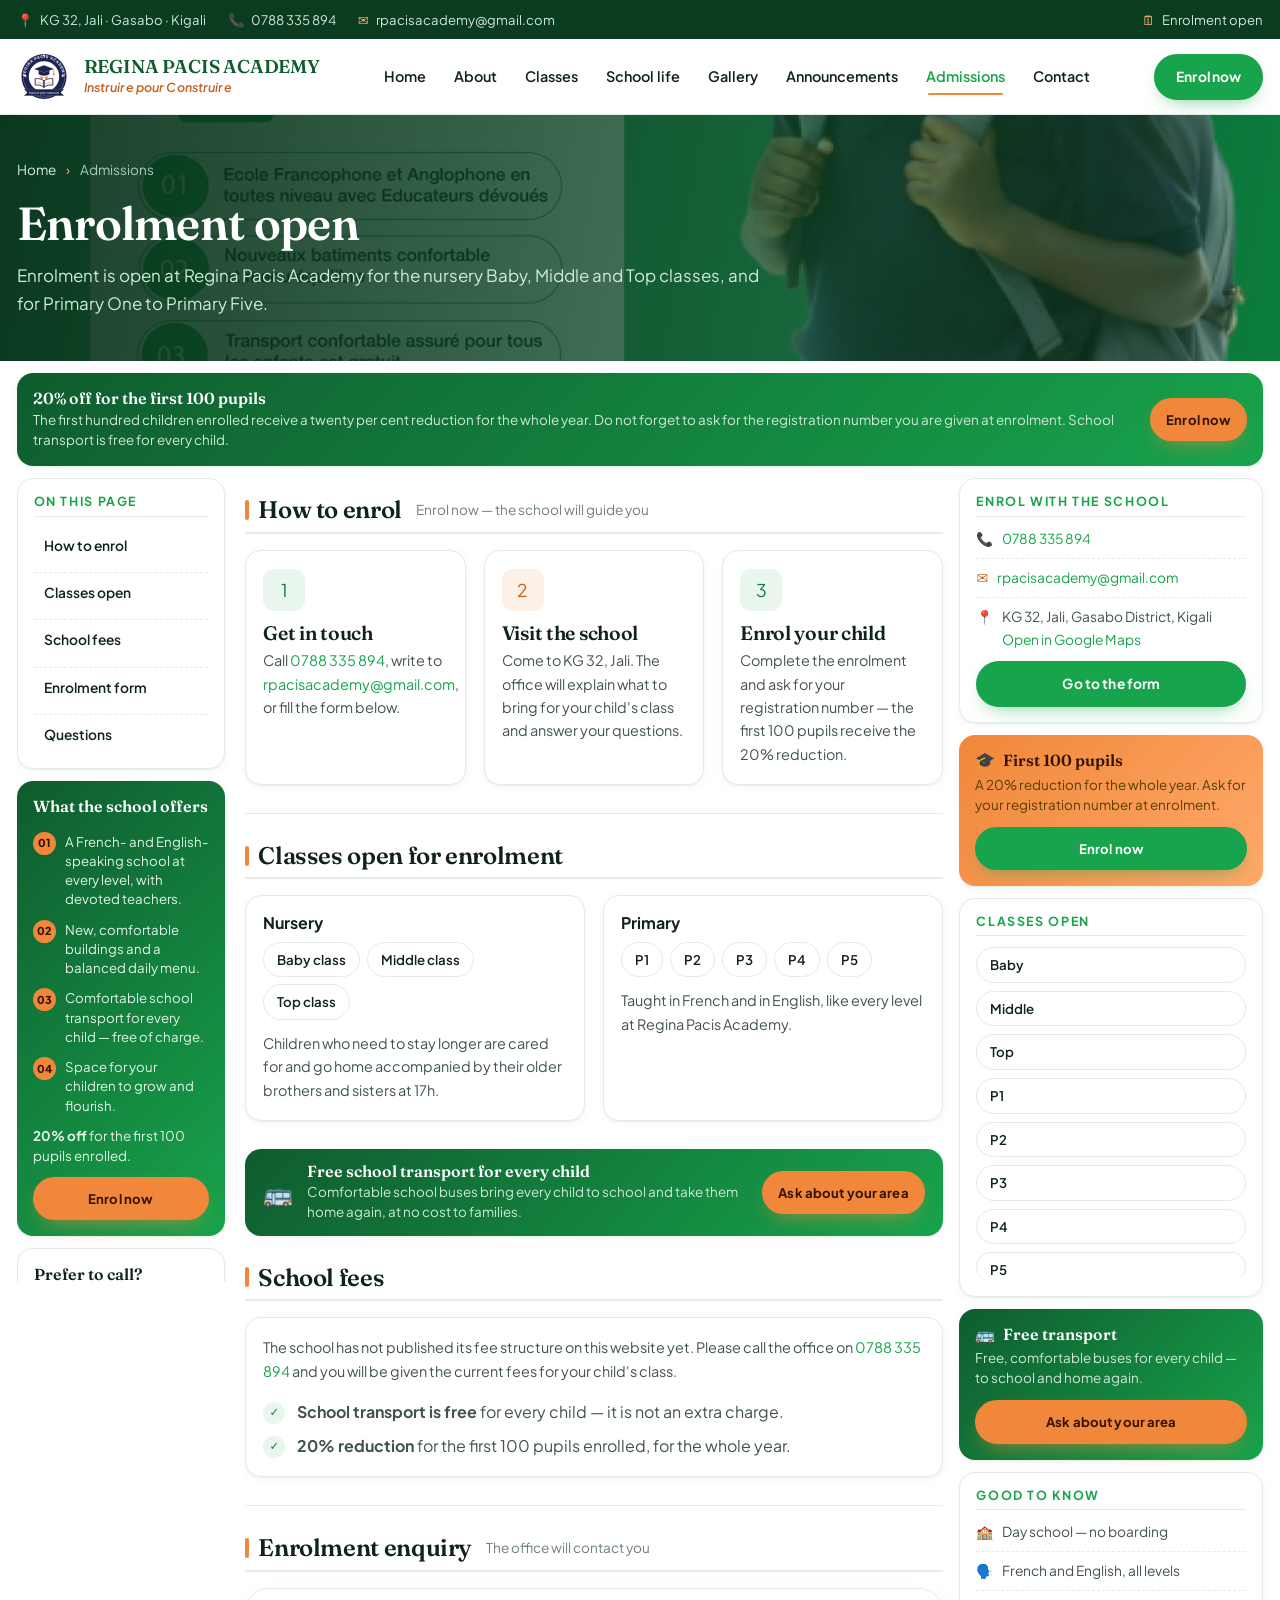
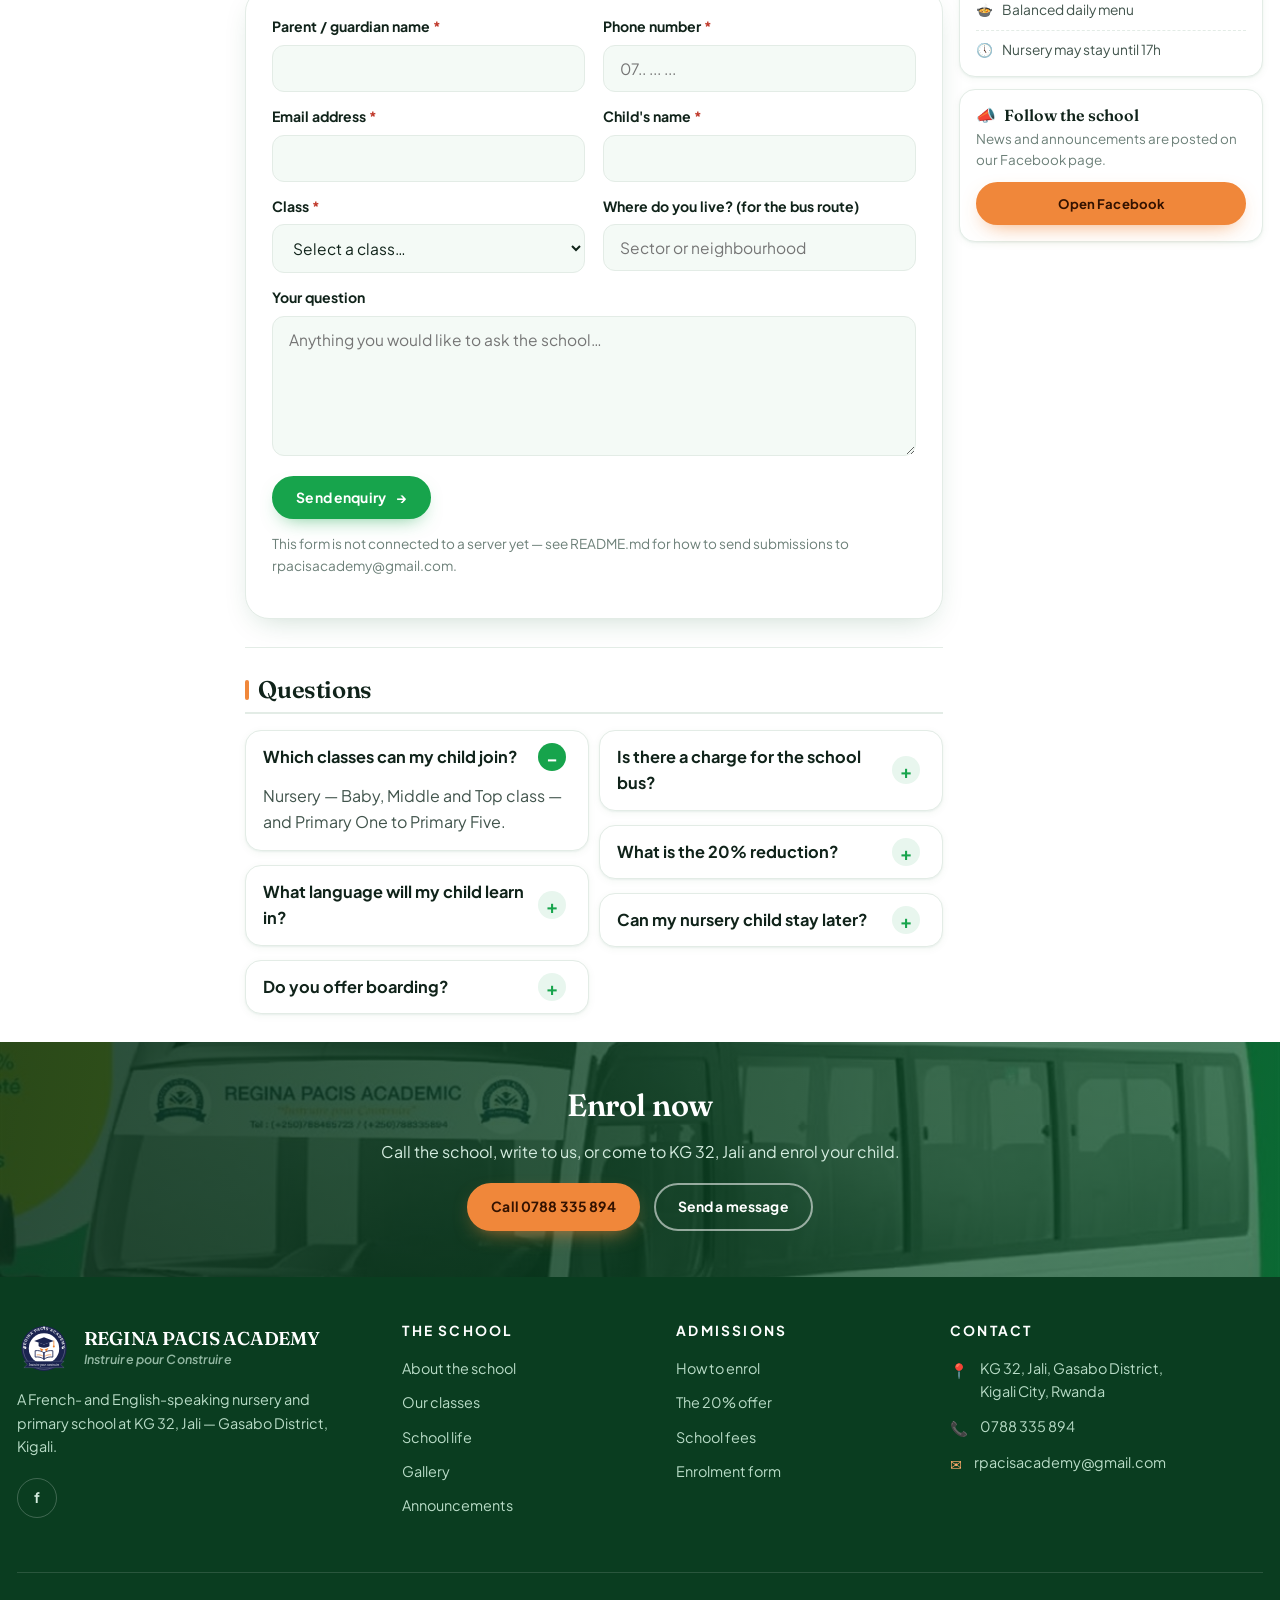
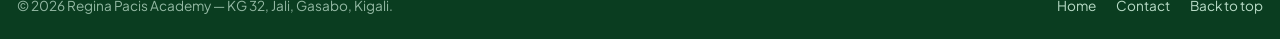
<file: admissions.html>
<!DOCTYPE html>
<html lang="en">
<head>
<meta charset="UTF-8">
<meta name="viewport" content="width=device-width, initial-scale=1">
<title>Admissions | Regina Pacis Academy — Jali, Gasabo, Kigali</title>
<meta name="description" content="Enrol at Regina Pacis Academy, KG 32 Jali, Gasabo District, Kigali. Enrolment open for Nursery and Primary One to Five — 20% off for the first 100 pupils, free school transport.">
<meta name="theme-color" content="#0a3d20">
<link rel="icon" href="assets/img/favicon.svg" type="image/svg+xml">
<link rel="preconnect" href="https://fonts.googleapis.com">
<link rel="preconnect" href="https://fonts.gstatic.com" crossorigin>
<link href="https://fonts.googleapis.com/css2?family=Fraunces:opsz,wght@9..144,500;9..144,600;9..144,700&family=Plus+Jakarta+Sans:wght@400;500;600;700;800&display=swap" rel="stylesheet">
<link rel="stylesheet" href="assets/css/style.css">
</head>
<body>
<a class="skip" href="#main">Skip to main content</a>

<div class="topbar">
  <div class="wrap">
    <ul>
      <li><span class="ico" aria-hidden="true">📍</span> KG 32, Jali &middot; Gasabo &middot; Kigali</li>
      <li><span class="ico" aria-hidden="true">📞</span> <a href="tel:+250788335894">0788 335 894</a></li>
      <li><span class="ico" aria-hidden="true">✉</span> <a href="mailto:rpacisacademy@gmail.com">rpacisacademy@gmail.com</a></li>
    </ul>
    <ul><li><span class="ico" aria-hidden="true">🗓</span> Enrolment open</li></ul>
  </div>
</div>

<header class="site-header">
  <nav class="wrap nav" aria-label="Main navigation">
    <a class="brand" href="index.html">
      <img src="assets/img/logo.svg" alt="Regina Pacis Academy crest" width="54" height="51">
      <span><b>Regina Pacis Academy</b><span>Instruire pour Construire</span></span>
    </a>
    <ul class="menu" id="primary-menu">
      <li><a href="index.html">Home</a></li>
      <li><a href="index.html#about">About</a></li>
      <li><a href="index.html#academics">Classes</a></li>
      <li><a href="index.html#life">School life</a></li>
      <li><a href="index.html#gallery">Gallery</a></li>
      <li><a href="index.html#news">Announcements</a></li>
      <li><a href="admissions.html" class="active">Admissions</a></li>
      <li><a href="contact.html">Contact</a></li>
    </ul>
    <div class="nav-cta">
      <a class="btn btn--sm" href="#apply">Enrol now</a>
      <button class="burger" type="button" aria-label="Open menu" aria-expanded="false" aria-controls="primary-menu"><span></span><span></span><span></span></button>
    </div>
  </nav>
</header>
<div class="nav-scrim"></div>

<main id="main">

  <section class="page-hero page-hero--graduation">
    <div class="wrap">
      <ul class="crumbs"><li><a href="index.html">Home</a></li><li>Admissions</li></ul>
      <h1>Enrolment open</h1>
      <p>Enrolment is open at Regina Pacis Academy for the nursery Baby, Middle and Top classes, and for Primary One to Primary Five.</p>
    </div>
  </section>

  <div class="wrap" style="padding-block:12px">
    <div class="promo reveal" id="offer" style="display:grid;grid-template-columns:1fr auto;gap:14px;align-items:center">
      <div>
        <h4 style="margin-bottom:3px">20% off for the first 100 pupils</h4>
        <p style="margin:0">The first hundred children enrolled receive a twenty per cent reduction for the whole year. Do not forget to ask for the registration number you are given at enrolment. School transport is free for every child.</p>
      </div>
      <a class="btn btn--gold btn--sm" href="#apply" style="white-space:nowrap">Enrol now</a>
    </div>
  </div>

  <div class="wrap shell">

    <!-- LEFT RAIL -->
    <aside class="rail rail--left">
      <nav class="side railnav" aria-label="On this page">
        <h4>On this page</h4>
        <ul>
          <li><a href="#how">How to enrol</a></li>
          <li><a href="#classes">Classes open</a></li>
          <li><a href="#fees">School fees</a></li>
          <li><a href="#apply">Enrolment form</a></li>
          <li><a href="#faq">Questions</a></li>
        </ul>
      </nav>

      <div class="promo promo--tall">
        <h4>What the school offers</h4>
        <ol>
          <li><span class="n">01</span><span>A French- and English-speaking school at every level, with devoted teachers.</span></li>
          <li><span class="n">02</span><span>New, comfortable buildings and a balanced daily menu.</span></li>
          <li><span class="n">03</span><span>Comfortable school transport for every child — free of charge.</span></li>
          <li><span class="n">04</span><span>Space for your children to grow and flourish.</span></li>
        </ol>
        <p style="margin:0"><b>20% off</b> for the first 100 pupils enrolled.</p>
        <a class="btn btn--gold btn--sm" href="#apply">Enrol now</a>
      </div>

      <div class="promo promo--line">
        <h4>Prefer to call?</h4>
        <p>The office will answer every question about enrolling your child.</p>
        <a class="btn btn--gold btn--sm" href="tel:+250788335894">0788 335 894</a>
      </div>

      <div class="side side--ann">
        <h4><span class="live-dot" aria-hidden="true"></span> Announcements</h4>
        <ul class="annlist">
          <li>
            <span class="anntag">Enrolment</span>
            <h5><a href="#apply">Enrolment is open</a></h5>
            <p>Places are open in the nursery Baby, Middle and Top classes, and in Primary One to Five.</p>
          </li>
          <li>
            <span class="anntag anntag--gold">Offer</span>
            <h5><a href="#apply">20% off for the first 100 pupils</a></h5>
            <p>The first hundred children enrolled receive a twenty per cent reduction for the whole year.</p>
          </li>
          <li>
            <span class="anntag">Transport</span>
            <h5><a href="contact.html">Free transport for every child</a></h5>
            <p>Our own buses bring every child to school and home again, at no cost to the family.</p>
          </li>
          <li>
            <span class="anntag anntag--gold">Nursery</span>
            <h5><a href="contact.html">Nursery children may stay until 17h</a></h5>
            <p>Little ones who need to stay are cared for and go home with their older brothers and sisters.</p>
          </li>
        </ul>
        <a class="ann-all" href="index.html#news">All announcements <span aria-hidden="true">&rarr;</span></a>
      </div>
    </aside>

    <!-- MAIN -->
    <div class="shell-main">

      <section class="block" id="how">
        <div class="bar-head reveal"><h2>How to enrol</h2><span class="sub">Enrol now — the school will guide you</span></div>
        <div class="grid g-3 reveal">
          <article class="card">
            <div class="icon" aria-hidden="true">1</div>
            <h3>Get in touch</h3>
            <p>Call <a href="tel:+250788335894">0788 335 894</a>, write to <a href="mailto:rpacisacademy@gmail.com">rpacisacademy@gmail.com</a>, or fill the form below.</p>
          </article>
          <article class="card">
            <div class="icon icon--gold" aria-hidden="true">2</div>
            <h3>Visit the school</h3>
            <p>Come to KG 32, Jali. The office will explain what to bring for your child's class and answer your questions.</p>
          </article>
          <article class="card">
            <div class="icon" aria-hidden="true">3</div>
            <h3>Enrol your child</h3>
            <p>Complete the enrolment and ask for your registration number — the first 100 pupils receive the 20% reduction.</p>
          </article>
        </div>
      </section>

      <section class="block" id="classes">
        <div class="bar-head reveal"><h2>Classes open for enrolment</h2></div>
        <div class="grid g-2 reveal">
          <div class="card">
            <h4 style="margin-bottom:9px">Nursery</h4>
            <ul class="chips"><li>Baby class</li><li>Middle class</li><li>Top class</li></ul>
            <p style="margin:12px 0 0;font-size:.9rem">Children who need to stay longer are cared for and go home accompanied by their older brothers and sisters at 17h.</p>
          </div>
          <div class="card">
            <h4 style="margin-bottom:9px">Primary</h4>
            <ul class="chips"><li>P1</li><li>P2</li><li>P3</li><li>P4</li><li>P5</li></ul>
            <p style="margin:12px 0 0;font-size:.9rem">Taught in French and in English, like every level at Regina Pacis Academy.</p>
          </div>
        </div>
      </section>

      <div class="promo promo--band reveal">
        <span class="pi" aria-hidden="true">🚌</span>
        <div>
          <h4>Free school transport for every child</h4>
          <p>Comfortable school buses bring every child to school and take them home again, at no cost to families.</p>
        </div>
        <a class="btn btn--gold btn--sm" href="contact.html">Ask about your area</a>
      </div>

      <section class="block" id="fees">
        <div class="bar-head reveal"><h2>School fees</h2></div>
        <div class="card reveal">
          <p>The school has not published its fee structure on this website yet. Please call the office on <a href="tel:+250788335894">0788 335 894</a> and you will be given the current fees for your child's class.</p>
          <ul class="tick-list" style="margin:14px 0 0">
            <li><span class="tick" aria-hidden="true">✓</span><span><b>School transport is free</b> for every child — it is not an extra charge.</span></li>
            <li><span class="tick" aria-hidden="true">✓</span><span><b>20% reduction</b> for the first 100 pupils enrolled, for the whole year.</span></li>
          </ul>
        </div>
      </section>

      <section class="block" id="apply">
        <div class="bar-head reveal"><h2>Enrolment enquiry</h2><span class="sub">The office will contact you</span></div>
        <form class="form reveal" data-validate novalidate>
          <div class="form-ok">Thank you — your enquiry has been recorded. The school will contact you.</div>

          <div class="two">
            <div class="field">
              <label for="pname">Parent / guardian name <span class="req">*</span></label>
              <input id="pname" name="pname" type="text" required autocomplete="name">
              <span class="err">Please enter your full name.</span>
            </div>
            <div class="field">
              <label for="phone">Phone number <span class="req">*</span></label>
              <input id="phone" name="phone" type="tel" placeholder="07.. ... ..." required autocomplete="tel">
              <span class="err">Please enter a valid phone number.</span>
            </div>
          </div>

          <div class="two">
            <div class="field">
              <label for="email">Email address <span class="req">*</span></label>
              <input id="email" name="email" type="email" required autocomplete="email">
              <span class="err">Please enter a valid email address.</span>
            </div>
            <div class="field">
              <label for="cname">Child's name <span class="req">*</span></label>
              <input id="cname" name="cname" type="text" required>
              <span class="err">Please enter the child's name.</span>
            </div>
          </div>

          <div class="two">
            <div class="field">
              <label for="level">Class <span class="req">*</span></label>
              <select id="level" name="level" required>
                <option value="">Select a class…</option>
                <option>Nursery — Baby class</option>
                <option>Nursery — Middle class</option>
                <option>Nursery — Top class</option>
                <option>Primary One</option>
                <option>Primary Two</option>
                <option>Primary Three</option>
                <option>Primary Four</option>
                <option>Primary Five</option>
              </select>
              <span class="err">Please choose a class.</span>
            </div>
            <div class="field">
              <label for="area">Where do you live? (for the bus route)</label>
              <input id="area" name="area" type="text" placeholder="Sector or neighbourhood">
            </div>
          </div>

          <div class="field">
            <label for="msg">Your question</label>
            <textarea id="msg" name="msg" placeholder="Anything you would like to ask the school…"></textarea>
          </div>

          <button class="btn" type="submit">Send enquiry <span class="arrow" aria-hidden="true">→</span></button>
          <p class="form-note">This form is not connected to a server yet — see README.md for how to send submissions to rpacisacademy@gmail.com.</p>
        </form>
      </section>

      <section class="block" id="faq">
        <div class="bar-head reveal"><h2>Questions</h2></div>
        <div class="grid g-2 reveal" style="gap:10px">
          <div>
            <details class="acc" open>
              <summary>Which classes can my child join?</summary>
              <div class="acc-body"><p>Nursery — Baby, Middle and Top class — and Primary One to Primary Five.</p></div>
            </details>
            <details class="acc">
              <summary>What language will my child learn in?</summary>
              <div class="acc-body"><p>The school is French- and English-speaking: French and English are used at every level.</p></div>
            </details>
            <details class="acc">
              <summary>Do you offer boarding?</summary>
              <div class="acc-body"><p>No. Regina Pacis Academy is a day school — every child goes home at the end of the day.</p></div>
            </details>
          </div>
          <div>
            <details class="acc">
              <summary>Is there a charge for the school bus?</summary>
              <div class="acc-body"><p>No. Comfortable transport is provided for all the children, free of charge. Call the office to check that your area is covered.</p></div>
            </details>
            <details class="acc">
              <summary>What is the 20% reduction?</summary>
              <div class="acc-body"><p>The first 100 children enrolled receive a twenty per cent reduction for the whole year. Ask for the registration number you are given when you enrol.</p></div>
            </details>
            <details class="acc">
              <summary>Can my nursery child stay later?</summary>
              <div class="acc-body"><p>Yes. Nursery children who need to stay are cared for, and go home accompanied by their older brothers and sisters at 17h.</p></div>
            </details>
          </div>
        </div>
      </section>

    </div>

    <!-- RIGHT RAIL -->
    <aside class="rail rail--right">
      <div class="side">
        <h4>Enrol with the school</h4>
        <ul>
          <li><span class="ico" aria-hidden="true">📞</span><a href="tel:+250788335894">0788 335 894</a></li>
          <li><span class="ico" aria-hidden="true">✉</span><a href="mailto:rpacisacademy@gmail.com">rpacisacademy@gmail.com</a></li>
          <li><span class="ico" aria-hidden="true">📍</span><span>KG 32, Jali, Gasabo District, Kigali<br><a href="https://maps.app.goo.gl/2FzBCS72j24C2yHo7" target="_blank" rel="noopener">Open in Google Maps</a></span></li>
        </ul>
        <a class="btn btn--sm" href="#apply" style="width:100%;margin-top:10px">Go to the form</a>
      </div>

      <div class="promo promo--gold">
        <h4><span aria-hidden="true">🎓</span> First 100 pupils</h4>
        <p>A 20% reduction for the whole year. Ask for your registration number at enrolment.</p>
        <a class="btn btn--sm" href="#apply">Enrol now</a>
      </div>

      <div class="side">
        <h4>Classes open</h4>
        <ul class="chips">
          <li>Baby</li><li>Middle</li><li>Top</li><li>P1</li><li>P2</li><li>P3</li><li>P4</li><li>P5</li>
        </ul>
      </div>

      <div class="promo">
        <h4><span aria-hidden="true">🚌</span> Free transport</h4>
        <p>Free, comfortable buses for every child — to school and home again.</p>
        <a class="btn btn--gold btn--sm" href="contact.html">Ask about your area</a>
      </div>

      <div class="side">
        <h4>Good to know</h4>
        <ul>
          <li><span class="ico" aria-hidden="true">🏫</span><span>Day school — no boarding</span></li>
          <li><span class="ico" aria-hidden="true">🗣️</span><span>French and English, all levels</span></li>
          <li><span class="ico" aria-hidden="true">🍲</span><span>Balanced daily menu</span></li>
          <li><span class="ico" aria-hidden="true">🕔</span><span>Nursery may stay until 17h</span></li>
        </ul>
      </div>

      <div class="promo promo--line">
        <h4><span aria-hidden="true">📣</span> Follow the school</h4>
        <p>News and announcements are posted on our Facebook page.</p>
        <a class="btn btn--gold btn--sm" href="https://www.facebook.com/people/Regina-Pacis-Academy-Kigali/61579580426090/" target="_blank" rel="noopener">Open Facebook</a>
      </div>
    </aside>

  </div>

  <section class="cta">
    <div class="wrap center">
      <h2>Enrol now</h2>
      <p>Call the school, write to us, or come to KG 32, Jali and enrol your child.</p>
      <div class="btn-row" style="justify-content:center;margin-top:16px">
        <a class="btn btn--gold" href="tel:+250788335894">Call 0788 335 894</a>
        <a class="btn btn--light" href="contact.html">Send a message</a>
      </div>
    </div>
  </section>

</main>

<footer class="footer">
  <div class="wrap">
    <div class="footer-grid">
      <div>
        <a class="brand" href="index.html">
          <img src="assets/img/logo.svg" alt="" width="54" height="51">
          <span><b>Regina Pacis Academy</b><span>Instruire pour Construire</span></span>
        </a>
        <p style="margin-top:14px">A French- and English-speaking nursery and primary school at KG 32, Jali — Gasabo District, Kigali.</p>
        <div class="socials">
          <a href="https://www.facebook.com/people/Regina-Pacis-Academy-Kigali/61579580426090/" target="_blank" rel="noopener" aria-label="Facebook">f</a>
        </div>
      </div>
      <div>
        <h4>The school</h4>
        <ul>
          <li><a href="index.html#about">About the school</a></li>
          <li><a href="index.html#academics">Our classes</a></li>
          <li><a href="index.html#life">School life</a></li>
          <li><a href="index.html#gallery">Gallery</a></li>
          <li><a href="index.html#news">Announcements</a></li>
        </ul>
      </div>
      <div>
        <h4>Admissions</h4>
        <ul>
          <li><a href="#how">How to enrol</a></li>
          <li><a href="#offer">The 20% offer</a></li>
          <li><a href="#fees">School fees</a></li>
          <li><a href="#apply">Enrolment form</a></li>
        </ul>
      </div>
      <div>
        <h4>Contact</h4>
        <ul class="fcontact">
          <li><span class="ico" aria-hidden="true">📍</span> <span>KG 32, Jali, Gasabo District,<br>Kigali City, Rwanda</span></li>
          <li><span class="ico" aria-hidden="true">📞</span> <a href="tel:+250788335894">0788 335 894</a></li>
          <li><span class="ico" aria-hidden="true">✉</span> <a href="mailto:rpacisacademy@gmail.com">rpacisacademy@gmail.com</a></li>
        </ul>
      </div>
    </div>
    <div class="footer-bottom">
      <p style="margin:0">&copy; <span data-year>2026</span> Regina Pacis Academy &mdash; KG 32, Jali, Gasabo, Kigali.</p>
      <ul><li><a href="index.html">Home</a></li><li><a href="contact.html">Contact</a></li><li><a href="#main">Back to top</a></li></ul>
    </div>
  </div>
</footer>

<button class="totop" type="button" aria-label="Back to top">↑</button>
<script src="assets/js/main.js"></script>
</body>
</html>
</file>
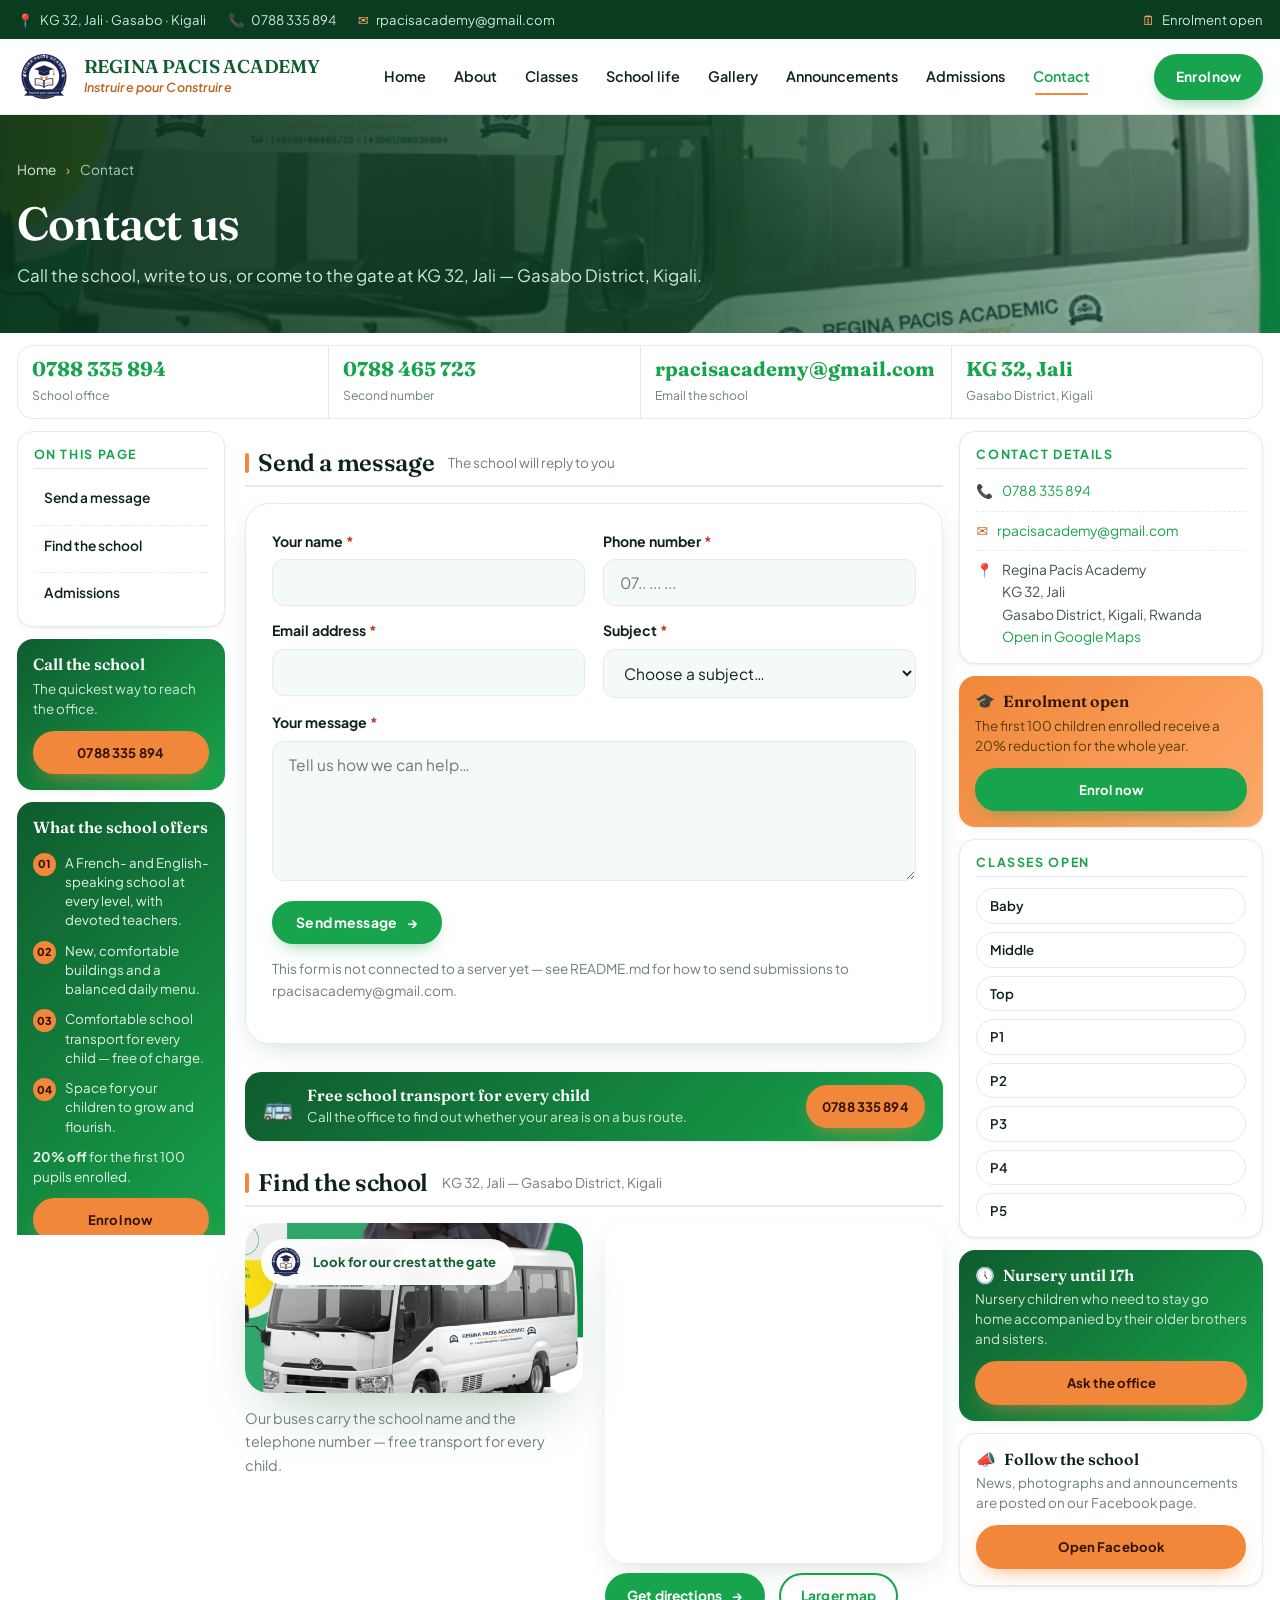
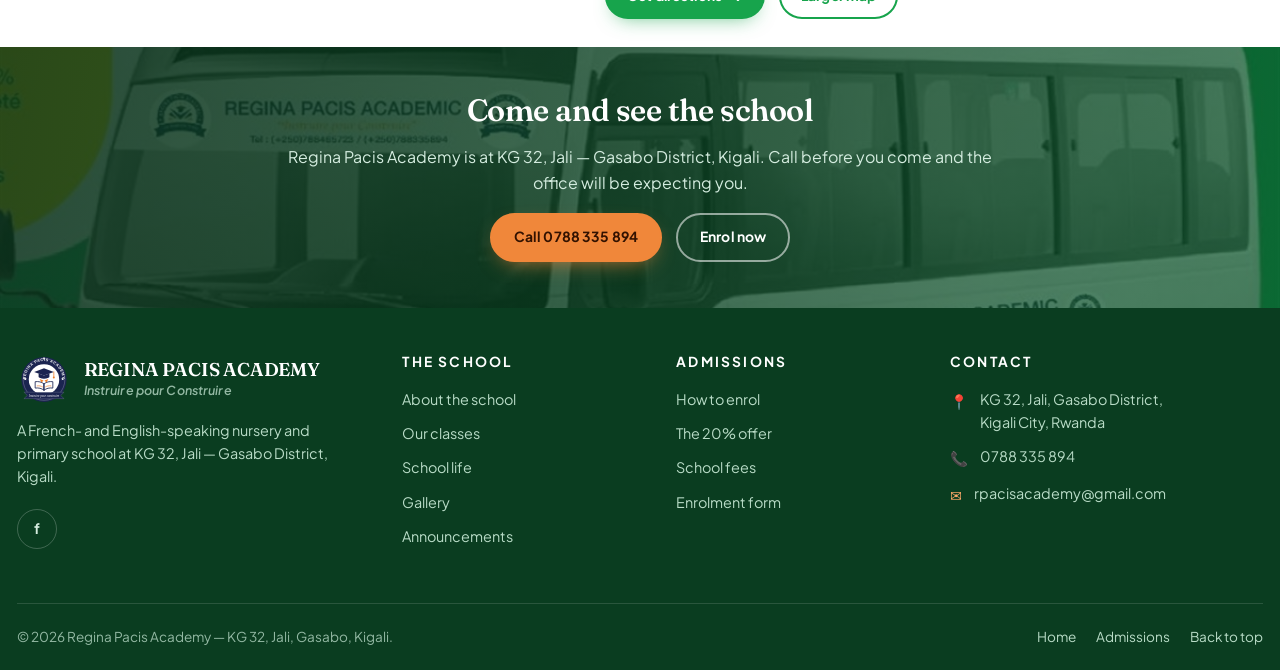
<file: contact.html>
<!DOCTYPE html>
<html lang="en">
<head>
<meta charset="UTF-8">
<meta name="viewport" content="width=device-width, initial-scale=1">
<title>Contact Us | Regina Pacis Academy — Jali, Gasabo, Kigali</title>
<meta name="description" content="Contact Regina Pacis Academy at KG 32, Jali, Gasabo District, Kigali — 0788 335 894, rpacisacademy@gmail.com. Map, directions and enquiry form.">
<meta name="theme-color" content="#0a3d20">
<link rel="icon" href="assets/img/favicon.svg" type="image/svg+xml">
<link rel="preconnect" href="https://fonts.googleapis.com">
<link rel="preconnect" href="https://fonts.gstatic.com" crossorigin>
<link href="https://fonts.googleapis.com/css2?family=Fraunces:opsz,wght@9..144,500;9..144,600;9..144,700&family=Plus+Jakarta+Sans:wght@400;500;600;700;800&display=swap" rel="stylesheet">
<link rel="stylesheet" href="assets/css/style.css">
</head>
<body>
<a class="skip" href="#main">Skip to main content</a>

<div class="topbar">
  <div class="wrap">
    <ul>
      <li><span class="ico" aria-hidden="true">📍</span> KG 32, Jali &middot; Gasabo &middot; Kigali</li>
      <li><span class="ico" aria-hidden="true">📞</span> <a href="tel:+250788335894">0788 335 894</a></li>
      <li><span class="ico" aria-hidden="true">✉</span> <a href="mailto:rpacisacademy@gmail.com">rpacisacademy@gmail.com</a></li>
    </ul>
    <ul><li><span class="ico" aria-hidden="true">🗓</span> Enrolment open</li></ul>
  </div>
</div>

<header class="site-header">
  <nav class="wrap nav" aria-label="Main navigation">
    <a class="brand" href="index.html">
      <img src="assets/img/logo.svg" alt="Regina Pacis Academy crest" width="54" height="51">
      <span><b>Regina Pacis Academy</b><span>Instruire pour Construire</span></span>
    </a>
    <ul class="menu" id="primary-menu">
      <li><a href="index.html">Home</a></li>
      <li><a href="index.html#about">About</a></li>
      <li><a href="index.html#academics">Classes</a></li>
      <li><a href="index.html#life">School life</a></li>
      <li><a href="index.html#gallery">Gallery</a></li>
      <li><a href="index.html#news">Announcements</a></li>
      <li><a href="admissions.html">Admissions</a></li>
      <li><a href="contact.html" class="active">Contact</a></li>
    </ul>
    <div class="nav-cta">
      <a class="btn btn--sm" href="admissions.html">Enrol now</a>
      <button class="burger" type="button" aria-label="Open menu" aria-expanded="false" aria-controls="primary-menu"><span></span><span></span><span></span></button>
    </div>
  </nav>
</header>
<div class="nav-scrim"></div>

<main id="main">

  <section class="page-hero page-hero--welcome">
    <div class="wrap">
      <ul class="crumbs"><li><a href="index.html">Home</a></li><li>Contact</li></ul>
      <h1>Contact us</h1>
      <p>Call the school, write to us, or come to the gate at KG 32, Jali — Gasabo District, Kigali.</p>
    </div>
  </section>

  <div class="wrap" style="padding-block:12px">
    <div class="facts reveal">
      <div><b><a href="tel:+250788335894">0788 335 894</a></b><span>School office</span></div>
      <div><b><a href="tel:+250788465723">0788 465 723</a></b><span>Second number</span></div>
      <div><b><a href="mailto:rpacisacademy@gmail.com">rpacisacademy@gmail.com</a></b><span>Email the school</span></div>
      <div><b>KG 32, Jali</b><span>Gasabo District, Kigali</span></div>
    </div>
  </div>

  <div class="wrap shell">

    <!-- LEFT RAIL -->
    <aside class="rail rail--left">
      <nav class="side railnav" aria-label="On this page">
        <h4>On this page</h4>
        <ul>
          <li><a href="#message">Send a message</a></li>
          <li><a href="#findus">Find the school</a></li>
          <li><a href="admissions.html">Admissions</a></li>
        </ul>
      </nav>

      <div class="promo">
        <h4>Call the school</h4>
        <p>The quickest way to reach the office.</p>
        <a class="btn btn--gold btn--sm" href="tel:+250788335894">0788 335 894</a>
      </div>

      <div class="promo promo--tall">
        <h4>What the school offers</h4>
        <ol>
          <li><span class="n">01</span><span>A French- and English-speaking school at every level, with devoted teachers.</span></li>
          <li><span class="n">02</span><span>New, comfortable buildings and a balanced daily menu.</span></li>
          <li><span class="n">03</span><span>Comfortable school transport for every child — free of charge.</span></li>
          <li><span class="n">04</span><span>Space for your children to grow and flourish.</span></li>
        </ol>
        <p style="margin:0"><b>20% off</b> for the first 100 pupils enrolled.</p>
        <a class="btn btn--gold btn--sm" href="admissions.html">Enrol now</a>
      </div>

      <div class="side side--ann">
        <h4><span class="live-dot" aria-hidden="true"></span> Announcements</h4>
        <ul class="annlist">
          <li>
            <span class="anntag">Enrolment</span>
            <h5><a href="admissions.html">Enrolment is open</a></h5>
            <p>Places are open in the nursery Baby, Middle and Top classes, and in Primary One to Five.</p>
          </li>
          <li>
            <span class="anntag anntag--gold">Offer</span>
            <h5><a href="admissions.html">20% off for the first 100 pupils</a></h5>
            <p>The first hundred children enrolled receive a twenty per cent reduction for the whole year.</p>
          </li>
          <li>
            <span class="anntag">Transport</span>
            <h5><a href="#message">Free transport for every child</a></h5>
            <p>Our own buses bring every child to school and home again, at no cost to the family.</p>
          </li>
          <li>
            <span class="anntag anntag--gold">Nursery</span>
            <h5><a href="#message">Nursery children may stay until 17h</a></h5>
            <p>Little ones who need to stay are cared for and go home with their older brothers and sisters.</p>
          </li>
        </ul>
        <a class="ann-all" href="index.html#news">All announcements <span aria-hidden="true">&rarr;</span></a>
      </div>
    </aside>

    <!-- MAIN -->
    <div class="shell-main">

      <section class="block" id="message">
        <div class="bar-head reveal"><h2>Send a message</h2><span class="sub">The school will reply to you</span></div>
        <form class="form reveal" data-validate novalidate>
          <div class="form-ok">Thank you — your message has been recorded. The school will get back to you.</div>

          <div class="two">
            <div class="field">
              <label for="name">Your name <span class="req">*</span></label>
              <input id="name" name="name" type="text" required autocomplete="name">
              <span class="err">Please enter your name.</span>
            </div>
            <div class="field">
              <label for="cphone">Phone number <span class="req">*</span></label>
              <input id="cphone" name="cphone" type="tel" placeholder="07.. ... ..." required autocomplete="tel">
              <span class="err">Please enter a valid phone number.</span>
            </div>
          </div>

          <div class="two">
            <div class="field">
              <label for="cemail">Email address <span class="req">*</span></label>
              <input id="cemail" name="cemail" type="email" required autocomplete="email">
              <span class="err">Please enter a valid email address.</span>
            </div>
            <div class="field">
              <label for="subject">Subject <span class="req">*</span></label>
              <select id="subject" name="subject" required>
                <option value="">Choose a subject…</option>
                <option>Enrolling my child</option>
                <option>School fees</option>
                <option>School transport</option>
                <option>Visiting the school</option>
                <option>Employment</option>
                <option>Something else</option>
              </select>
              <span class="err">Please choose a subject.</span>
            </div>
          </div>

          <div class="field">
            <label for="cmsg">Your message <span class="req">*</span></label>
            <textarea id="cmsg" name="cmsg" required placeholder="Tell us how we can help…"></textarea>
            <span class="err">Please write your message.</span>
          </div>

          <button class="btn" type="submit">Send message <span class="arrow" aria-hidden="true">→</span></button>
          <p class="form-note">This form is not connected to a server yet — see README.md for how to send submissions to rpacisacademy@gmail.com.</p>
        </form>
      </section>

      <div class="promo promo--band reveal">
        <span class="pi" aria-hidden="true">🚌</span>
        <div>
          <h4>Free school transport for every child</h4>
          <p>Call the office to find out whether your area is on a bus route.</p>
        </div>
        <a class="btn btn--gold btn--sm" href="tel:+250788335894">0788 335 894</a>
      </div>

      <section class="block" id="findus">
        <div class="bar-head reveal"><h2>Find the school</h2><span class="sub">KG 32, Jali — Gasabo District, Kigali</span></div>
        <div class="split reveal" style="align-items:stretch;gap:clamp(14px,1.8vw,22px)">
          <figure class="split-media" style="margin:0">
            <img src="assets/img/bus.jpg" alt="A Regina Pacis Academy school bus" width="1200" height="605" loading="lazy">
            <span class="media-badge">
              <img src="assets/img/logo.svg" alt="" width="34" height="32">
              <b>Look for our crest at the gate</b>
            </span>
            <figcaption class="media-cap">Our buses carry the school name and the telephone number — free transport for every child.</figcaption>
          </figure>
          <div style="display:flex;flex-direction:column">
            <iframe
              class="map map--split"
              title="Map showing Regina Pacis Academy, Gasabo District, Kigali"
              src="https://www.openstreetmap.org/export/embed.html?bbox=30.1170%2C-1.9553%2C30.1272%2C-1.9493&amp;layer=mapnik&amp;marker=-1.9522864%2C30.1220625"
              loading="lazy"
              referrerpolicy="no-referrer-when-downgrade"></iframe>
            <div class="btn-row" style="margin-top:10px">
              <a class="btn btn--sm" href="https://maps.app.goo.gl/2FzBCS72j24C2yHo7" target="_blank" rel="noopener">Get directions <span class="arrow" aria-hidden="true">→</span></a>
              <a class="btn btn--ghost btn--sm" href="https://www.openstreetmap.org/?mlat=-1.9522864&amp;mlon=30.1220625#map=17/-1.95229/30.12206" target="_blank" rel="noopener">Larger map</a>
            </div>
          </div>
        </div>
      </section>

    </div>

    <!-- RIGHT RAIL -->
    <aside class="rail rail--right">
      <div class="side">
        <h4>Contact details</h4>
        <ul>
          <li><span class="ico" aria-hidden="true">📞</span><a href="tel:+250788335894">0788 335 894</a></li>
          <li><span class="ico" aria-hidden="true">✉</span><a href="mailto:rpacisacademy@gmail.com">rpacisacademy@gmail.com</a></li>
          <li><span class="ico" aria-hidden="true">📍</span><span>Regina Pacis Academy<br>KG 32, Jali<br>Gasabo District, Kigali, Rwanda<br><a href="https://maps.app.goo.gl/2FzBCS72j24C2yHo7" target="_blank" rel="noopener">Open in Google Maps</a></span></li>
        </ul>
      </div>

      <div class="promo promo--gold">
        <h4><span aria-hidden="true">🎓</span> Enrolment open</h4>
        <p>The first 100 children enrolled receive a 20% reduction for the whole year.</p>
        <a class="btn btn--sm" href="admissions.html">Enrol now</a>
      </div>

      <div class="side">
        <h4>Classes open</h4>
        <ul class="chips">
          <li>Baby</li><li>Middle</li><li>Top</li><li>P1</li><li>P2</li><li>P3</li><li>P4</li><li>P5</li>
        </ul>
      </div>

      <div class="promo">
        <h4><span aria-hidden="true">🕔</span> Nursery until 17h</h4>
        <p>Nursery children who need to stay go home accompanied by their older brothers and sisters.</p>
        <a class="btn btn--gold btn--sm" href="tel:+250788335894">Ask the office</a>
      </div>

      <div class="promo promo--line">
        <h4><span aria-hidden="true">📣</span> Follow the school</h4>
        <p>News, photographs and announcements are posted on our Facebook page.</p>
        <a class="btn btn--gold btn--sm" href="https://www.facebook.com/people/Regina-Pacis-Academy-Kigali/61579580426090/" target="_blank" rel="noopener">Open Facebook</a>
      </div>
    </aside>

  </div>

  <section class="cta">
    <div class="wrap center">
      <h2>Come and see the school</h2>
      <p>Regina Pacis Academy is at KG 32, Jali — Gasabo District, Kigali. Call before you come and the office will be expecting you.</p>
      <div class="btn-row" style="justify-content:center;margin-top:16px">
        <a class="btn btn--gold" href="tel:+250788335894">Call 0788 335 894</a>
        <a class="btn btn--light" href="admissions.html">Enrol now</a>
      </div>
    </div>
  </section>

</main>

<footer class="footer">
  <div class="wrap">
    <div class="footer-grid">
      <div>
        <a class="brand" href="index.html">
          <img src="assets/img/logo.svg" alt="" width="54" height="51">
          <span><b>Regina Pacis Academy</b><span>Instruire pour Construire</span></span>
        </a>
        <p style="margin-top:14px">A French- and English-speaking nursery and primary school at KG 32, Jali — Gasabo District, Kigali.</p>
        <div class="socials">
          <a href="https://www.facebook.com/people/Regina-Pacis-Academy-Kigali/61579580426090/" target="_blank" rel="noopener" aria-label="Facebook">f</a>
        </div>
      </div>
      <div>
        <h4>The school</h4>
        <ul>
          <li><a href="index.html#about">About the school</a></li>
          <li><a href="index.html#academics">Our classes</a></li>
          <li><a href="index.html#life">School life</a></li>
          <li><a href="index.html#gallery">Gallery</a></li>
          <li><a href="index.html#news">Announcements</a></li>
        </ul>
      </div>
      <div>
        <h4>Admissions</h4>
        <ul>
          <li><a href="admissions.html#how">How to enrol</a></li>
          <li><a href="admissions.html#offer">The 20% offer</a></li>
          <li><a href="admissions.html#fees">School fees</a></li>
          <li><a href="admissions.html#apply">Enrolment form</a></li>
        </ul>
      </div>
      <div>
        <h4>Contact</h4>
        <ul class="fcontact">
          <li><span class="ico" aria-hidden="true">📍</span> <span>KG 32, Jali, Gasabo District,<br>Kigali City, Rwanda</span></li>
          <li><span class="ico" aria-hidden="true">📞</span> <a href="tel:+250788335894">0788 335 894</a></li>
          <li><span class="ico" aria-hidden="true">✉</span> <a href="mailto:rpacisacademy@gmail.com">rpacisacademy@gmail.com</a></li>
        </ul>
      </div>
    </div>
    <div class="footer-bottom">
      <p style="margin:0">&copy; <span data-year>2026</span> Regina Pacis Academy &mdash; KG 32, Jali, Gasabo, Kigali.</p>
      <ul><li><a href="index.html">Home</a></li><li><a href="admissions.html">Admissions</a></li><li><a href="#main">Back to top</a></li></ul>
    </div>
  </div>
</footer>

<button class="totop" type="button" aria-label="Back to top">↑</button>
<script src="assets/js/main.js"></script>
</body>
</html>
</file>
<file: assets/css/style.css>
/* =========================================================
   Regina Pacis Academy — Jari, Gasabo, Kigali
   Design system + components
   ========================================================= */

:root{
  /* Brand */
  --brand-900:#0a3d20;
  --brand-800:#0f5c2e;
  --brand-700:#147a3d;
  --brand:#17a44c;
  --brand-500:#2bbd63;
  --brand-300:#86d9a5;
  --brand-100:#e8f6ee;

  --gold-600:#c2621c;
  --gold:#f0873a;
  --gold-300:#ffa96a;
  --gold-100:#fdf0e6;

  --ink:#10231a;
  --body:#41544c;
  --muted:#6d8079;
  --line:#e3ece6;
  --cream:#f4faf6;
  --surface:#ffffff;
  --shadow-sm:0 1px 2px rgba(15,92,46,.06), 0 2px 8px rgba(15,92,46,.05);
  --shadow:0 10px 30px -12px rgba(15,92,46,.25);
  --shadow-lg:0 30px 60px -25px rgba(15,92,46,.35);

  --r-sm:10px; --r:16px; --r-lg:24px; --r-pill:999px;
  --maxw:1660px;
  --pad:clamp(10px,1.3vw,22px);
  --sec:clamp(36px,4.5vw,60px);

  --ff-display:"Fraunces","Playfair Display",Georgia,"Times New Roman",serif;
  --ff-body:"Plus Jakarta Sans","Segoe UI",system-ui,-apple-system,Arial,sans-serif;
}

*,*::before,*::after{box-sizing:border-box}
html{scroll-behavior:smooth;-webkit-text-size-adjust:100%}
body{
  margin:0;background:var(--surface);color:var(--body);
  font-family:var(--ff-body);font-size:16px;line-height:1.62;
  -webkit-font-smoothing:antialiased;overflow-x:hidden;
}
img,svg{max-width:100%;height:auto;display:block}
a{color:var(--brand);text-decoration:none}
a:hover{color:var(--brand-700)}
ul{margin:0;padding:0}
h1,h2,h3,h4{font-family:var(--ff-display);color:var(--ink);line-height:1.15;margin:0 0 .5em;font-weight:600;letter-spacing:-.015em}
h1{font-size:clamp(1.85rem,4vw,2.9rem)}
h2{font-size:clamp(1.4rem,2.4vw,1.95rem)}
h3{font-size:clamp(1.02rem,1.4vw,1.2rem)}
h4{font-size:1rem;font-family:var(--ff-body);font-weight:700;letter-spacing:0}
p{margin:0 0 1.1em}
:focus-visible{outline:3px solid var(--gold);outline-offset:3px;border-radius:4px}

.wrap{width:100%;max-width:var(--maxw);margin-inline:auto;padding-inline:var(--pad)}
.section{padding-block:var(--sec)}
.section--cream{background:var(--cream)}
.section--tint{background:linear-gradient(180deg,#fff 0%,var(--brand-100) 100%)}
.center{text-align:center}
.skip{position:absolute;left:-9999px;top:0;background:var(--brand);color:#fff;padding:12px 20px;z-index:999;border-radius:0 0 8px 0}
.skip:focus{left:0;color:#fff}

/* ---------- Type helpers ---------- */
.eyebrow{
  display:inline-flex;align-items:center;gap:10px;
  font-size:.76rem;font-weight:700;letter-spacing:.18em;text-transform:uppercase;
  color:var(--brand);margin-bottom:14px;
}
.eyebrow::before{content:"";width:26px;height:2px;background:var(--gold);border-radius:2px}
.eyebrow--light{color:var(--gold-300)}
.lead{font-size:1.02rem;color:var(--body)}
.sec-head{max-width:740px;margin-bottom:clamp(18px,2.4vw,28px)}
.sec-head.center{margin-inline:auto}
.sec-head p{margin-bottom:0;color:var(--muted)}
.muted{color:var(--muted)}
.gold{color:var(--gold-600)}

/* ---------- Buttons ---------- */
.btn{
  --bg:var(--brand);--fg:#fff;
  display:inline-flex;align-items:center;justify-content:center;gap:10px;
  background:var(--bg);color:var(--fg);border:2px solid var(--bg);
  font-family:var(--ff-body);font-weight:700;font-size:.87rem;letter-spacing:.01em;
  padding:11px 22px;border-radius:var(--r-pill);cursor:pointer;
  transition:transform .25s cubic-bezier(.2,.8,.3,1),box-shadow .25s,background .25s,color .25s,border-color .25s;
  box-shadow:0 8px 20px -10px rgba(23,164,76,.7);
}
.btn:hover{transform:translateY(-3px);box-shadow:0 16px 28px -14px rgba(23,164,76,.85);color:#fff}
.btn:active{transform:translateY(-1px)}
.btn--gold{--bg:var(--gold);--fg:#331200;box-shadow:0 8px 22px -10px rgba(240,135,58,.85)}
.btn--gold:hover{--bg:var(--gold-300);color:#331200}
.btn--ghost{--bg:transparent;--fg:var(--brand);border-color:currentColor;box-shadow:none}
.btn--ghost:hover{background:var(--brand);color:#fff;border-color:var(--brand)}
.btn--light{--bg:transparent;--fg:#fff;border-color:rgba(255,255,255,.55);box-shadow:none}
.btn--light:hover{background:#fff;color:var(--brand-800);border-color:#fff}
.btn--sm{padding:10px 20px;font-size:.86rem}
.btn-row{display:flex;flex-wrap:wrap;gap:14px}
.arrow{transition:transform .25s}
.btn:hover .arrow{transform:translateX(4px)}

/* ---------- Header ---------- */
.topbar{background:var(--brand-900);color:#cfe8d9;font-size:.82rem}
.topbar .wrap{display:flex;flex-wrap:wrap;gap:8px 26px;align-items:center;justify-content:space-between;padding-block:9px}
.topbar a{color:#cfe8d9}
.topbar a:hover{color:var(--gold-300)}
.topbar ul{display:flex;flex-wrap:wrap;gap:8px 22px;list-style:none}
.topbar li{display:flex;align-items:center;gap:7px}
.topbar .ico{color:var(--gold-300)}

.site-header{position:sticky;top:0;z-index:100;background:rgba(255,255,255,.93);backdrop-filter:blur(12px);border-bottom:1px solid var(--line);transition:box-shadow .3s}
.site-header.is-stuck{box-shadow:0 10px 30px -20px rgba(15,92,46,.55)}
.nav{display:flex;align-items:center;justify-content:space-between;gap:20px;padding-block:12px}
.brand{display:flex;align-items:center;gap:13px;color:var(--ink)}
.brand img{width:50px;height:auto;flex:none}
.brand b{display:block;font-family:var(--ff-display);font-size:1.16rem;font-weight:600;line-height:1.15;color:var(--brand-800);letter-spacing:-.01em}
.brand span{display:block;font-size:.68rem;letter-spacing:.19em;text-transform:uppercase;color:var(--muted);font-weight:600}

.menu{display:flex;align-items:center;gap:4px;list-style:none}
.menu a{
  display:block;padding:10px 12px;border-radius:var(--r-pill);
  color:var(--ink);font-weight:600;font-size:.9rem;position:relative;transition:color .2s,background .2s;
}
.menu a:hover{background:var(--brand-100);color:var(--brand-700)}
.menu a.active{color:var(--brand)}
.menu a.active::after{content:"";position:absolute;left:14px;right:14px;bottom:3px;height:2px;background:var(--gold);border-radius:2px}
.nav-cta{display:flex;align-items:center;gap:10px}
.burger{display:none;width:46px;height:46px;border:1px solid var(--line);background:#fff;border-radius:12px;cursor:pointer;align-items:center;justify-content:center;flex-direction:column;gap:5px}
.burger span{width:20px;height:2px;background:var(--brand-800);border-radius:2px;transition:transform .3s,opacity .2s}
.burger[aria-expanded="true"] span:nth-child(1){transform:translateY(7px) rotate(45deg)}
.burger[aria-expanded="true"] span:nth-child(2){opacity:0}
.burger[aria-expanded="true"] span:nth-child(3){transform:translateY(-7px) rotate(-45deg)}

@media (max-width:1100px){
  /* backdrop-filter would make the header a containing block for the
     fixed menu panel below, trapping it inside the header strip */
  .site-header{backdrop-filter:none;background:#fff}
  .burger{display:flex}
  .nav-cta .btn{display:none}
  .menu{
    position:fixed;inset:0 0 0 auto;z-index:120;width:min(340px,86vw);background:#fff;
    flex-direction:column;align-items:stretch;gap:2px;padding:96px 20px 30px;
    box-shadow:var(--shadow-lg);transform:translateX(101%);transition:transform .35s cubic-bezier(.2,.8,.3,1);
    overflow-y:auto;
  }
  .menu.open{transform:none}
  .menu a{padding:14px 16px;border-radius:12px;font-size:1rem}
  .menu li:last-child{margin-top:14px}
  .menu li:last-child a{background:var(--brand);color:#fff;text-align:center}
  .menu li:last-child a.active::after{display:none}
}
.nav-scrim{position:fixed;inset:0;background:rgba(10,61,32,.45);opacity:0;pointer-events:none;transition:opacity .3s;z-index:99}
.nav-scrim.show{opacity:1;pointer-events:auto}

/* ---------- Hero ---------- */
.hero{position:relative;background:var(--brand-900);color:#fff;overflow:hidden;isolation:isolate}
.hero::before{
  content:"";position:absolute;inset:0;z-index:-2;
  background:url("../img/pupil.jpg") right center/cover no-repeat;opacity:1;
}
.hero::after{
  content:"";position:absolute;inset:0;z-index:-1;
  background:
    radial-gradient(900px 460px at 78% 12%, rgba(240,135,58,.16), transparent 62%),
    linear-gradient(100deg, rgba(8,48,25,.94) 0%, rgba(10,61,32,.86) 34%, rgba(12,74,38,.44) 64%, rgba(14,90,46,.26) 100%);
}
.hero .wrap{position:relative;padding-block:clamp(34px,4.5vw,60px)}
.hero-grid{display:grid;grid-template-columns:minmax(0,1.08fr) minmax(0,.92fr);gap:clamp(30px,5vw,64px);align-items:center}
.hero h1{color:#fff;margin-bottom:20px}
.hero h1 em{font-style:normal;color:var(--gold-300)}
.hero p{color:#d5ebdd;font-size:1.13rem;max-width:56ch}
.hero-badge{
  display:inline-flex;align-items:center;gap:10px;background:rgba(255,255,255,.11);
  border:1px solid rgba(255,255,255,.22);color:#e7f6ed;padding:8px 18px;border-radius:var(--r-pill);
  font-size:.78rem;font-weight:600;letter-spacing:.08em;text-transform:uppercase;margin-bottom:22px;
}
.hero-badge .dot{width:8px;height:8px;border-radius:50%;background:var(--gold-300);box-shadow:0 0 0 4px rgba(255,169,106,.22)}
.hero-card{
  background:rgba(8,48,25,.58);border:1px solid rgba(255,255,255,.24);
  border-radius:var(--r-lg);padding:clamp(22px,3vw,32px);backdrop-filter:blur(10px);
}
.hero-card h3{color:#fff;font-size:1.25rem;margin-bottom:6px}
.hero-card p{font-size:.95rem;color:#c6e3d2}
.hero-card ul{list-style:none;display:grid;gap:14px;margin:20px 0 22px}
.hero-card li{display:flex;gap:12px;align-items:flex-start;font-size:.95rem;color:#e3f4e9}
.tick{flex:none;width:22px;height:22px;border-radius:50%;background:var(--gold);color:#331200;display:grid;place-items:center;font-size:.72rem;font-weight:800;margin-top:3px}
.hero-scroll{display:flex;gap:clamp(20px,4vw,40px);flex-wrap:wrap;margin-top:clamp(38px,5vw,58px);padding-top:26px;border-top:1px solid rgba(255,255,255,.16)}
.hero-scroll div{color:#cee7d8;font-size:.88rem}
.hero-scroll b{display:block;font-family:var(--ff-display);font-size:1.7rem;color:var(--gold-300);line-height:1.2}
@media (max-width:900px){.hero-grid{grid-template-columns:1fr}}

/* ---------- Page hero (interior) ---------- */
.page-hero{position:relative;background:var(--brand-800);color:#fff;isolation:isolate;overflow:hidden}
.page-hero::before{content:"";position:absolute;inset:0;z-index:-2;background-image:var(--bgimg,url("../img/poster.jpg"));background-size:cover;background-position:center;opacity:1}
.page-hero--graduation::before{background-image:url("../img/poster.jpg")}
.page-hero--welcome::before{background-image:url("../img/bus.jpg")}
.page-hero::after{content:"";position:absolute;inset:0;z-index:-1;background:linear-gradient(100deg,rgba(8,48,25,.93) 0%,rgba(12,74,38,.74) 58%,rgba(14,90,46,.36) 100%)}
.page-hero .wrap{padding-block:clamp(26px,3.4vw,44px)}
.page-hero h1{color:#fff;margin-bottom:12px}
.page-hero p{color:#d1ead9;max-width:62ch;margin-bottom:0;font-size:1.06rem}
.crumbs{display:flex;gap:10px;flex-wrap:wrap;list-style:none;font-size:.85rem;color:#a8ceb6;margin-bottom:16px}
.crumbs a{color:#d7eee0}
.crumbs a:hover{color:var(--gold-300)}
.crumbs li+li::before{content:"\203A";margin-right:10px;color:var(--gold-300)}

/* ---------- Grids & cards ---------- */
.grid{display:grid;gap:clamp(12px,1.5vw,18px)}
.g-2{grid-template-columns:repeat(2,minmax(0,1fr))}
.g-3{grid-template-columns:repeat(3,minmax(0,1fr))}
.g-4{grid-template-columns:repeat(4,minmax(0,1fr))}
@media (max-width:940px){.g-3,.g-4{grid-template-columns:repeat(2,minmax(0,1fr))}}
@media (max-width:620px){.g-2,.g-3,.g-4{grid-template-columns:1fr}}

.card{
  background:#fff;border:1px solid var(--line);border-radius:var(--r);padding:18px 17px;
  box-shadow:var(--shadow-sm);transition:transform .3s cubic-bezier(.2,.8,.3,1),box-shadow .3s,border-color .3s;
  position:relative;overflow:hidden;height:100%;
}
.card::after{content:"";position:absolute;left:0;right:0;top:0;height:3px;background:linear-gradient(90deg,var(--brand),var(--gold));transform:scaleX(0);transform-origin:left;transition:transform .35s}
.card:hover{transform:translateY(-6px);box-shadow:var(--shadow);border-color:#d2e9da}
.card:hover::after{transform:scaleX(1)}
.card h3{font-size:1.22rem;margin-bottom:8px}
.card p:last-child{margin-bottom:0}
.icon{
  width:42px;height:42px;border-radius:11px;display:grid;place-items:center;font-size:1.1rem;
  background:var(--brand-100);color:var(--brand-700);margin-bottom:11px;
}
.icon--gold{background:var(--gold-100);color:var(--gold-600)}

/* ---------- Split media ---------- */
.split{display:grid;grid-template-columns:repeat(2,minmax(0,1fr));gap:clamp(30px,5vw,70px);align-items:center}
.split--rev .split-media{order:2}
@media (max-width:880px){.split{grid-template-columns:1fr}.split--rev .split-media{order:0}}
.split-media{position:relative}
.split-media img{border-radius:var(--r-lg);box-shadow:var(--shadow-lg);width:100%}
.split-media .stamp{
  position:absolute;right:clamp(-14px,-1vw,0px);bottom:-22px;background:var(--gold);color:#331200;
  border-radius:var(--r);padding:18px 22px;box-shadow:var(--shadow);text-align:center;max-width:200px;
}
.split-media .stamp b{display:block;font-family:var(--ff-display);font-size:1.9rem;line-height:1}
.split-media .stamp span{font-size:.78rem;font-weight:700;letter-spacing:.06em;text-transform:uppercase;line-height:1.3;display:block;margin-top:4px}
.tick-list{list-style:none;display:grid;gap:12px;margin:0 0 26px}
.tick-list li{display:flex;gap:12px;align-items:flex-start}
.tick-list .tick{background:var(--brand-100);color:var(--brand-700)}

/* ---------- Stats band ---------- */
.stats{background:var(--brand-800);color:#fff;position:relative;overflow:hidden}
.stats::before{content:"";position:absolute;inset:0;background:radial-gradient(700px 320px at 15% 0%,rgba(240,135,58,.22),transparent 60%)}
.stats .wrap{position:relative;padding-block:clamp(24px,3vw,38px)}
.stat{text-align:center;padding:14px}
.stat b{display:block;font-family:var(--ff-display);font-size:clamp(2.2rem,4.4vw,3.2rem);color:var(--gold-300);line-height:1}
.stat span{display:block;margin-top:8px;font-size:.9rem;color:#cee7d8;letter-spacing:.03em}

/* ---------- Programme cards ---------- */
.prog{position:relative;border-radius:var(--r-lg);overflow:hidden;box-shadow:var(--shadow-sm);border:1px solid var(--line);background:#fff;height:100%;display:flex;flex-direction:column;transition:transform .3s,box-shadow .3s}
.prog:hover{transform:translateY(-6px);box-shadow:var(--shadow-lg)}
.prog-img{position:relative;aspect-ratio:4/3;overflow:hidden}
.prog-img img{width:100%;height:100%;object-fit:cover;transition:transform .6s cubic-bezier(.2,.8,.3,1)}
.prog:hover .prog-img img{transform:scale(1.06)}
.prog-tag{position:absolute;left:16px;top:16px;background:rgba(255,255,255,.94);color:var(--brand-700);font-size:.72rem;font-weight:800;letter-spacing:.1em;text-transform:uppercase;padding:7px 14px;border-radius:var(--r-pill)}
.prog-body{padding:15px 16px 17px;display:flex;flex-direction:column;flex:1}
.prog-body h3{margin-bottom:6px}
.prog-body p{font-size:.96rem;color:var(--muted)}
.prog-meta{display:flex;gap:8px;flex-wrap:wrap;margin:0 0 16px;list-style:none}
.prog-meta li{background:var(--brand-100);color:var(--brand-700);font-size:.75rem;font-weight:700;padding:5px 12px;border-radius:var(--r-pill)}
.prog-link{margin-top:auto;font-weight:700;font-size:.92rem;display:inline-flex;align-items:center;gap:8px;color:var(--brand)}
.prog-link:hover .arrow{transform:translateX(4px)}

/* ---------- Head teacher / quote ---------- */
.quote{
  background:linear-gradient(135deg,var(--brand-800),var(--brand));color:#fff;border-radius:var(--r-lg);
  padding:clamp(18px,2.4vw,30px);position:relative;overflow:hidden;
}
.quote::before{content:"\201C";position:absolute;right:20px;top:-30px;font-family:var(--ff-display);font-size:14rem;color:rgba(255,255,255,.09);line-height:1}
.quote p{position:relative;font-family:var(--ff-display);font-size:clamp(1.15rem,2vw,1.5rem);line-height:1.55;color:#f0fbf4}
.quote-by{display:flex;align-items:center;gap:14px;margin-top:24px;position:relative}
.avatar{width:56px;height:56px;border-radius:50%;background:var(--gold);color:#331200;display:grid;place-items:center;font-weight:800;font-family:var(--ff-body);font-size:1.05rem;flex:none}
.quote-by b{display:block;color:#fff}
.quote-by span{font-size:.87rem;color:#c4e2d0}

/* ---------- Testimonials ---------- */
.tcard{background:#fff;border:1px solid var(--line);border-radius:var(--r);padding:18px;box-shadow:var(--shadow-sm);height:100%;display:flex;flex-direction:column}
.stars{color:var(--gold);letter-spacing:3px;margin-bottom:12px;font-size:1rem}
.tcard p{font-size:.98rem}
.tcard .quote-by{margin-top:auto;padding-top:16px;border-top:1px solid var(--line)}
.tcard .avatar{width:46px;height:46px;font-size:.95rem;background:var(--brand-100);color:var(--brand-700)}
.tcard .quote-by b{color:var(--ink)}
.tcard .quote-by span{color:var(--muted)}

/* ---------- News ---------- */
.news{display:flex;flex-direction:column;background:#fff;border:1px solid var(--line);border-radius:var(--r);overflow:hidden;box-shadow:var(--shadow-sm);transition:transform .3s,box-shadow .3s;height:100%}
.news:hover{transform:translateY(-6px);box-shadow:var(--shadow)}
.news-img{aspect-ratio:16/10;overflow:hidden}
.news-img img{width:100%;height:100%;object-fit:cover;transition:transform .6s}
.news:hover .news-img img{transform:scale(1.06)}
.news-body{padding:14px 15px 16px;display:flex;flex-direction:column;flex:1}
.news-body h3{font-size:1.15rem;margin-bottom:8px}
.news-body p{font-size:.95rem;color:var(--muted)}
.chip{display:inline-block;font-size:.72rem;font-weight:800;letter-spacing:.1em;text-transform:uppercase;color:var(--brand);background:var(--brand-100);padding:5px 12px;border-radius:var(--r-pill);margin-bottom:12px;align-self:flex-start}
.chip--gold{color:var(--gold-600);background:var(--gold-100)}
.news-date{font-size:.82rem;color:var(--muted);margin-top:auto;padding-top:14px;border-top:1px solid var(--line);display:flex;gap:8px;align-items:center}

/* ---------- Events list ---------- */
.event{display:grid;grid-template-columns:64px 1fr auto;gap:14px;align-items:center;background:#fff;border:1px solid var(--line);border-radius:var(--r);padding:11px 14px;box-shadow:var(--shadow-sm);transition:border-color .3s,transform .3s}
.event:hover{border-color:var(--brand-300);transform:translateX(4px)}
.date-box{background:var(--brand-100);border-radius:12px;text-align:center;padding:10px 6px}
.date-box b{display:block;font-family:var(--ff-display);font-size:1.7rem;color:var(--brand-700);line-height:1}
.date-box span{font-size:.72rem;font-weight:800;letter-spacing:.1em;text-transform:uppercase;color:var(--brand)}
.event h3{font-size:1.1rem;margin-bottom:4px}
.event p{margin:0;font-size:.9rem;color:var(--muted)}
@media (max-width:700px){.event{grid-template-columns:74px 1fr}.event .btn{grid-column:1/-1}}

/* ---------- CTA band ---------- */
.cta{position:relative;background:var(--brand-900);color:#fff;isolation:isolate;overflow:hidden}
.cta::before{content:"";position:absolute;inset:0;z-index:-2;background:url("../img/bus.jpg") center 38%/cover no-repeat;opacity:1}
.cta::after{content:"";position:absolute;inset:0;z-index:-1;background:linear-gradient(100deg,rgba(8,48,25,.86),rgba(12,88,44,.7))}
.cta .wrap{padding-block:clamp(30px,3.6vw,48px);position:relative}
.cta h2{color:#fff}
.cta p{color:#d4ecdf;max-width:60ch;margin-inline:auto}

/* ---------- Accordion ---------- */
.acc{border:1px solid var(--line);border-radius:var(--r);background:#fff;overflow:hidden;box-shadow:var(--shadow-sm)}
.acc+.acc{margin-top:14px}
.acc summary{
  cursor:pointer;list-style:none;padding:13px 48px 13px 17px;font-weight:700;color:var(--ink);
  position:relative;font-size:1.02rem;transition:background .25s;
}
.acc summary::-webkit-details-marker{display:none}
.acc summary:hover{background:var(--cream)}
.acc summary::after{
  content:"+";position:absolute;right:22px;top:50%;transform:translateY(-50%);
  width:28px;height:28px;border-radius:50%;background:var(--brand-100);color:var(--brand);
  display:grid;place-items:center;font-size:1.15rem;font-weight:700;transition:transform .3s,background .3s;
}
.acc[open] summary::after{content:"\2212";background:var(--brand);color:#fff}
.acc .acc-body{padding:0 17px 15px;color:var(--body)}
.acc .acc-body p:last-child{margin-bottom:0}

/* ---------- Timeline ---------- */
.timeline{position:relative;padding-left:34px;margin:0;list-style:none}
.timeline::before{content:"";position:absolute;left:9px;top:6px;bottom:6px;width:2px;background:linear-gradient(var(--brand-300),var(--gold))}
.timeline li{position:relative;padding-bottom:17px}
.timeline li::before{content:"";position:absolute;left:-32px;top:6px;width:20px;height:20px;border-radius:50%;background:#fff;border:3px solid var(--brand);box-shadow:0 0 0 4px var(--brand-100)}
.timeline b{display:block;font-family:var(--ff-display);color:var(--gold-600);font-size:1.15rem}
.timeline h4{margin:2px 0 4px}
.timeline p{margin:0;font-size:.96rem;color:var(--muted)}

/* ---------- Table ---------- */
.table-wrap{overflow-x:auto;border:1px solid var(--line);border-radius:var(--r);box-shadow:var(--shadow-sm);background:#fff}
table{width:100%;border-collapse:collapse;min-width:560px}
caption{text-align:left;padding:18px 22px 0;color:var(--muted);font-size:.9rem}
th,td{padding:9px 14px;text-align:left;border-bottom:1px solid var(--line);font-size:.87rem}
thead th{background:var(--brand-800);color:#fff;font-weight:700;font-size:.82rem;letter-spacing:.09em;text-transform:uppercase;border-bottom:none}
tbody tr:nth-child(even){background:var(--cream)}
tbody tr:hover{background:var(--brand-100)}
td b{color:var(--ink)}

/* ---------- Gallery ---------- */
.filters{display:flex;flex-wrap:wrap;gap:10px;justify-content:center;margin-bottom:34px}
.filter{
  border:1px solid var(--line);background:#fff;color:var(--body);font-family:var(--ff-body);font-weight:700;
  font-size:.87rem;padding:10px 20px;border-radius:var(--r-pill);cursor:pointer;transition:all .25s;
}
.filter:hover{border-color:var(--brand-300);color:var(--brand-700)}
.filter.active{background:var(--brand);border-color:var(--brand);color:#fff;box-shadow:0 8px 20px -12px rgba(23,164,76,.9)}
/* ---------- Gallery ----------
   A curated mosaic. The school's photographs and its printed posters are
   different things, so they are shown differently: photographs are cropped
   to fill their cell, posters are shown whole on the school's green.
   To add a photograph, give the figure a name in .gal's grid-template-areas
   (or leave it unnamed — it will flow into a new row on its own).           */
.gal-note{
  display:flex;align-items:flex-start;gap:10px;margin-bottom:14px;
  padding:11px 15px;border-radius:var(--r);background:var(--brand-100);
  font-size:.86rem;line-height:1.5;color:var(--brand-800);
}
.gal-note .ico{flex:none;font-size:.98rem;line-height:1.4}

.gal{
  display:grid;gap:11px;
  grid-template-columns:repeat(3,minmax(0,1fr));
  grid-auto-rows:200px;
  grid-template-areas:
    "pupil bus    bus  "
    "pupil poster brand";
}
.gal figure{
  margin:0;position:relative;border-radius:var(--r);overflow:hidden;cursor:zoom-in;
  background:var(--brand-900);box-shadow:var(--shadow-sm);
  transition:transform .3s,box-shadow .3s;
}
.gal figure:hover{transform:translateY(-3px);box-shadow:var(--shadow)}
.gal figure:focus-visible{outline:3px solid var(--gold);outline-offset:2px}
.gal img{width:100%;height:100%;object-fit:cover;display:block;transition:transform .7s cubic-bezier(.2,.8,.3,1)}
.gal figure:hover img{transform:scale(1.05)}

/* Named cells, each shaped like the picture that goes in it */
.g-pupil{grid-area:pupil}
.g-pupil img{object-position:center 22%}
.g-bus{grid-area:bus}
.g-poster{grid-area:poster}
.g-brand{grid-area:brand}

/* Printed posters are never cropped — they sit whole on the green */
.gal .is-poster img{object-fit:contain;padding:12px 12px 30px;transform:none}
.gal .is-poster:hover img{transform:none}

/* Zoom affordance */
.gal figure::after{
  content:"⤢";position:absolute;top:9px;right:9px;width:27px;height:27px;border-radius:50%;
  background:rgba(255,255,255,.94);color:var(--brand-800);display:grid;place-items:center;
  font-size:.78rem;font-weight:700;opacity:0;transform:scale(.75);transition:.25s;
}
.gal figure:hover::after,.gal figure:focus-visible::after{opacity:1;transform:none}

/* Captions stay readable without having to hover, and only shade the bottom strip */
.gal figcaption{
  position:absolute;left:0;right:0;bottom:0;padding:22px 13px 10px;color:#fff;
  font-size:.83rem;font-weight:600;line-height:1.35;
  background:linear-gradient(transparent,rgba(7,45,24,.82));
}
.gal figure.hide{display:none}

@media (max-width:1279px){.gal{grid-auto-rows:220px}}
@media (max-width:640px){
  .gal{grid-template-columns:1fr;grid-template-areas:none;grid-auto-rows:auto;gap:10px}
  .gal figure{grid-area:auto}
  .g-pupil{aspect-ratio:4/5}
  .g-bus{aspect-ratio:16/9}
  .gal .is-poster{aspect-ratio:5/4}
}

.lightbox{position:fixed;inset:0;background:rgba(10,61,32,.94);display:grid;place-items:center;padding:24px;z-index:200;opacity:0;pointer-events:none;transition:opacity .3s}
.lightbox.open{opacity:1;pointer-events:auto}
.lightbox img{max-width:min(1000px,92vw);max-height:80vh;border-radius:var(--r);box-shadow:var(--shadow-lg)}
.lightbox p{color:#e7f5ec;text-align:center;margin:16px 0 0;font-size:.95rem}
.lb-close{position:absolute;top:22px;right:26px;width:46px;height:46px;border-radius:50%;border:1px solid rgba(255,255,255,.35);background:transparent;color:#fff;font-size:1.4rem;cursor:pointer;transition:.25s}
.lb-close:hover{background:#fff;color:var(--brand-800)}

/* ---------- Forms ---------- */
.form{background:#fff;border:1px solid var(--line);border-radius:var(--r-lg);padding:clamp(16px,2.2vw,26px);box-shadow:var(--shadow)}
.field{margin-bottom:13px}
.field label{display:block;font-weight:700;font-size:.88rem;color:var(--ink);margin-bottom:7px}
.field label .req{color:#c0392b}
.field input,.field select,.field textarea{
  width:100%;font-family:var(--ff-body);font-size:.97rem;color:var(--ink);
  padding:13px 16px;border:1px solid var(--line);border-radius:12px;background:var(--cream);
  transition:border-color .25s,box-shadow .25s,background .25s;
}
.field textarea{min-height:140px;resize:vertical}
.field input:focus,.field select:focus,.field textarea:focus{
  outline:none;border-color:var(--brand-300);background:#fff;box-shadow:0 0 0 4px rgba(134,217,165,.25);
}
.field .err{display:none;color:#c0392b;font-size:.82rem;margin-top:6px;font-weight:600}
.field.invalid input,.field.invalid select,.field.invalid textarea{border-color:#e0a3a3;background:#fdf6f6}
.field.invalid .err{display:block}
.form-note{font-size:.85rem;color:var(--muted);margin-top:14px}
.form-ok{display:none;background:var(--brand-100);border:1px solid var(--brand-300);color:var(--brand-800);padding:16px 20px;border-radius:12px;font-weight:600;margin-bottom:20px}
.form-ok.show{display:block}
.two{display:grid;grid-template-columns:1fr 1fr;gap:0 18px}
@media (max-width:620px){.two{grid-template-columns:1fr}}

/* ---------- Contact tiles ---------- */
.ctile{display:flex;gap:18px;align-items:flex-start;background:#fff;border:1px solid var(--line);border-radius:var(--r);padding:24px;box-shadow:var(--shadow-sm);height:100%;transition:transform .3s,box-shadow .3s}
.ctile:hover{transform:translateY(-5px);box-shadow:var(--shadow)}
.ctile .icon{margin:0;width:50px;height:50px;font-size:1.3rem;flex:none}
.ctile h4{margin-bottom:4px}
.ctile p{margin:0;font-size:.95rem;color:var(--muted)}
.ctile a{color:var(--brand-700);font-weight:600}

.map{border:0;width:100%;height:420px;border-radius:var(--r-lg);box-shadow:var(--shadow);display:block}

/* ---------- Footer ---------- */
.footer{background:var(--brand-900);color:#b9dcc7;padding-block:clamp(30px,3.6vw,46px) 0;font-size:.9rem}
.footer h4{color:#fff;font-family:var(--ff-body);font-size:.86rem;letter-spacing:.16em;text-transform:uppercase;margin-bottom:18px}
.footer a{color:#b9dcc7}
.footer a:hover{color:var(--gold-300)}
.footer-grid{display:grid;grid-template-columns:1.5fr 1fr 1fr 1.4fr;gap:clamp(26px,4vw,50px)}
@media (max-width:900px){.footer-grid{grid-template-columns:1fr 1fr}}
@media (max-width:560px){.footer-grid{grid-template-columns:1fr}}
.footer .brand b{color:#fff}
.footer .brand span{color:#93b8a3}
.footer ul{list-style:none;display:grid;gap:11px}
.footer .fcontact li{display:flex;gap:12px;align-items:flex-start}
.footer .ico{color:var(--gold-300);flex:none;margin-top:2px}
.socials{display:flex;gap:10px;margin-top:20px}
.socials a{
  width:40px;height:40px;border-radius:50%;border:1px solid rgba(255,255,255,.22);
  display:grid;place-items:center;color:#d5ecdf;font-size:.9rem;font-weight:700;transition:.25s;
}
.socials a:hover{background:var(--gold);border-color:var(--gold);color:#331200;transform:translateY(-3px)}
.newsletter{display:flex;gap:8px;margin-top:16px}
.newsletter input{flex:1;min-width:0;padding:12px 16px;border-radius:var(--r-pill);border:1px solid rgba(255,255,255,.22);background:rgba(255,255,255,.07);color:#fff;font-family:var(--ff-body);font-size:.9rem}
.newsletter input::placeholder{color:#93b8a3}
.newsletter input:focus{outline:none;border-color:var(--gold-300)}
.footer-bottom{margin-top:clamp(36px,5vw,54px);border-top:1px solid rgba(255,255,255,.13);padding-block:22px;display:flex;flex-wrap:wrap;gap:10px 24px;justify-content:space-between;font-size:.85rem;color:#93b8a3}
.footer-bottom ul{display:flex;gap:20px;list-style:none}

/* ---------- Reveal animation ---------- */
.reveal{opacity:0;transform:translateY(26px);transition:opacity .7s cubic-bezier(.2,.8,.3,1),transform .7s cubic-bezier(.2,.8,.3,1)}
.reveal.in{opacity:1;transform:none}
.reveal.d1{transition-delay:.08s}.reveal.d2{transition-delay:.16s}.reveal.d3{transition-delay:.24s}.reveal.d4{transition-delay:.32s}

/* ---------- Back to top ---------- */
.totop{
  position:fixed;right:22px;bottom:22px;width:48px;height:48px;border-radius:50%;border:none;
  background:var(--brand);color:#fff;font-size:1.1rem;cursor:pointer;box-shadow:var(--shadow);
  opacity:0;pointer-events:none;transform:translateY(12px);transition:.3s;z-index:90;
}
.totop.show{opacity:1;pointer-events:auto;transform:none}
.totop:hover{background:var(--gold);color:#331200}

@media (prefers-reduced-motion:reduce){
  *,*::before,*::after{animation-duration:.01ms !important;transition-duration:.01ms !important;scroll-behavior:auto !important}
  .reveal{opacity:1;transform:none}
}

/* ---------- Media badge + caption (contact "find us") ---------- */
.media-badge{
  position:absolute;left:16px;top:16px;display:flex;align-items:center;gap:10px;
  background:rgba(255,255,255,.95);border-radius:var(--r-pill);padding:7px 18px 7px 8px;
  box-shadow:var(--shadow);backdrop-filter:blur(6px);
}
.media-badge img{width:34px;height:auto;flex:none;box-shadow:none;border-radius:0}
.media-badge b{font-family:var(--ff-body);font-size:.82rem;font-weight:700;color:var(--brand-800);line-height:1.2}
.media-cap{margin-top:14px;font-size:.9rem;color:var(--muted)}
.map--split{height:100%;min-height:340px;flex:1}
@media (max-width:880px){.map--split{min-height:300px}}

/* =========================================================
   DENSE LAYER — compact, information-first components
   ========================================================= */

section[id]{scroll-margin-top:84px}

/* Section heading with rule + "see more" on the right */
.bar-head{display:flex;align-items:center;gap:14px;margin-bottom:16px;border-bottom:2px solid var(--line);padding-bottom:8px;flex-wrap:wrap}
.bar-head h2{margin:0;font-size:clamp(1.15rem,1.9vw,1.5rem);position:relative;padding-left:13px}
.bar-head h2::before{content:"";position:absolute;left:0;top:.16em;bottom:.16em;width:4px;background:var(--gold);border-radius:2px}
.bar-head .sub{font-size:.85rem;color:var(--muted)}
.bar-head .more{margin-left:auto;font-size:.8rem;font-weight:700;white-space:nowrap;display:inline-flex;align-items:center;gap:6px}

/* Key-facts strip */
.facts{display:grid;grid-template-columns:repeat(4,minmax(0,1fr));gap:1px;background:var(--line);border:1px solid var(--line);border-radius:var(--r);overflow:hidden}
.facts div{background:#fff;padding:11px 14px}
.facts b{display:block;font-family:var(--ff-display);font-size:1.25rem;color:var(--brand);line-height:1.2}
.facts span{font-size:.76rem;color:var(--muted)}
@media (max-width:700px){.facts{grid-template-columns:repeat(2,minmax(0,1fr))}}

/* Content + sidebar */
.with-side{display:grid;grid-template-columns:minmax(0,1fr) 316px;gap:clamp(16px,2vw,26px);align-items:start}
@media (max-width:920px){.with-side{grid-template-columns:1fr}}
.side{background:#fff;border:1px solid var(--line);border-radius:var(--r);padding:15px 16px;box-shadow:var(--shadow-sm)}
.side+.side{margin-top:13px}
.side h4{margin:0 0 11px;font-size:.78rem;letter-spacing:.13em;text-transform:uppercase;color:var(--brand);padding-bottom:7px;border-bottom:1px solid var(--line)}
.side ul{list-style:none;display:grid;gap:8px}
.side li{font-size:.86rem;padding-bottom:8px;border-bottom:1px dashed var(--line);display:flex;gap:9px;align-items:flex-start}
.side li:last-child{border-bottom:0;padding-bottom:0}
.side li b{color:var(--ink)}
.side .ico{color:var(--gold-600);flex:none}

/* News rows (list style) */
.newsrow{display:grid;grid-template-columns:104px minmax(0,1fr);gap:12px;padding:11px 0;border-bottom:1px solid var(--line);align-items:start}
.newsrow:first-of-type{padding-top:0}
.newsrow:last-of-type{border-bottom:0}
.newsrow img{width:100%;aspect-ratio:4/3;object-fit:cover;border-radius:8px;transition:opacity .25s}
.newsrow:hover img{opacity:.85}
.newsrow h3{font-size:.98rem;margin:0 0 4px;line-height:1.32}
.newsrow p{margin:0;font-size:.85rem;color:var(--muted)}
.newsrow .meta{margin-top:6px;font-size:.74rem;color:var(--muted);display:flex;gap:9px;flex-wrap:wrap;align-items:center}
.newsrow .meta b{color:var(--brand);font-size:.68rem;font-weight:800;letter-spacing:.09em;text-transform:uppercase}

/* Chips */
.chips{display:flex;flex-wrap:wrap;gap:7px;list-style:none}
.chips li{background:#fff;border:1px solid var(--line);border-radius:var(--r-pill);padding:6px 13px;font-size:.83rem;font-weight:600;color:var(--ink);display:flex;align-items:center;gap:7px;transition:border-color .2s,color .2s}
.chips li:hover{border-color:var(--brand-300);color:var(--brand-700)}

/* Definition rows (class/age/fees at a glance) */
.deflist{border:1px solid var(--line);border-radius:var(--r);overflow:hidden;background:#fff;margin:0}
.deflist>div{display:grid;grid-template-columns:170px minmax(0,1fr);gap:12px;padding:9px 14px;border-bottom:1px solid var(--line);font-size:.88rem}
.deflist>div:nth-child(even){background:var(--cream)}
.deflist>div:last-child{border-bottom:0}
.deflist dt{margin:0;font-weight:700;color:var(--ink)}
.deflist dd{margin:0;color:var(--body)}
@media (max-width:560px){.deflist>div{grid-template-columns:1fr;gap:2px}}

/* Tighter list rhythm */
.tick-list{gap:8px;margin-bottom:18px}
.card h3{margin-bottom:5px}
.card p{font-size:.9rem}
.sec-head p{font-size:.95rem}

/* Compact hero facts */
.hero-scroll{margin-top:clamp(20px,2.6vw,30px);padding-top:16px;gap:clamp(16px,3vw,32px)}
.hero-scroll b{font-size:1.4rem}
.hero-card ul{gap:9px;margin:13px 0 15px}
.hero-card li{font-size:.89rem}
.hero-badge{margin-bottom:14px;padding:6px 15px;font-size:.72rem}
.hero p{font-size:1.02rem}

/* =========================================================
   THREE-COLUMN SHELL — left rail / content / right rail
   Nothing is left empty: rails carry promos, adverts and quick info.
   ========================================================= */

.shell{
  display:grid;
  grid-template-columns:212px minmax(0,1fr) 304px;
  gap:clamp(12px,1.3vw,20px);
  align-items:start;
}
.shell-main{min-width:0}
.rail{display:grid;gap:12px;align-content:start;min-width:0}
.rail--left{
  position:sticky;top:84px;
  max-height:calc(100vh - 96px);overflow-y:auto;overscroll-behavior:contain;
  padding-right:4px;scrollbar-width:thin;scrollbar-color:var(--brand-300) transparent;
}
.rail--left::-webkit-scrollbar{width:6px}
.rail--left::-webkit-scrollbar-thumb{background:var(--brand-300);border-radius:99px}
.rail--left::-webkit-scrollbar-track{background:transparent}

@media (max-width:1279px){
  .shell{grid-template-columns:minmax(0,1fr) 300px}
  .rail--left{display:none}
}
@media (max-width:940px){
  .shell{grid-template-columns:minmax(0,1fr)}
  .rail--right{position:static;grid-template-columns:repeat(2,minmax(0,1fr))}
}
@media (max-width:620px){
  .rail--right{grid-template-columns:1fr}
}

/* Content blocks inside the middle column */
.block{padding-block:clamp(16px,2.2vw,28px)}
.block:first-child{padding-top:clamp(10px,1.4vw,18px)}
.block+.block{border-top:1px solid var(--line)}


/* ---------- School's own promo boxes ---------- */
.promo{
  border-radius:var(--r);padding:16px;color:#fff;box-shadow:var(--shadow-sm);
  background:linear-gradient(135deg,var(--brand-800),var(--brand));
}
.promo h4{color:#fff;margin:0 0 5px;font-size:1rem;font-family:var(--ff-display);font-weight:600}
.promo p{margin:0 0 12px;font-size:.84rem;color:#cfe9d9;line-height:1.5}
.promo .btn{width:100%;padding:9px 14px;font-size:.82rem}
.promo--gold{background:linear-gradient(135deg,var(--gold),#ffa96a)}
.promo--gold h4{color:#331200}
.promo--gold p{color:#553f00}
.promo--line{background:#fff;border:1px solid var(--line);color:var(--body)}
.promo--line h4{color:var(--ink)}
.promo--line p{color:var(--muted)}

/* Left-rail mini navigation */
.railnav ul{list-style:none;display:grid;gap:2px}
.railnav a{display:block;padding:7px 10px;border-radius:8px;font-size:.86rem;font-weight:600;color:var(--ink)}
.railnav a:hover{background:var(--brand-100);color:var(--brand-700)}
.railnav a.active{background:var(--brand);color:#fff}

/* ---------- Left-rail announcements board ---------- */
.side--ann h4{display:flex;align-items:center;gap:7px}
.live-dot{
  width:7px;height:7px;border-radius:50%;background:var(--gold);flex:none;
  box-shadow:0 0 0 0 rgba(240,135,58,.55);animation:livepulse 2.4s ease-out infinite;
}
@keyframes livepulse{
  70%{box-shadow:0 0 0 7px rgba(240,135,58,0)}
  100%{box-shadow:0 0 0 0 rgba(240,135,58,0)}
}
@media (prefers-reduced-motion:reduce){.live-dot{animation:none}}
.side .annlist{list-style:none;display:block;margin:0;padding:0}
.side .annlist li{display:block;padding:11px 0;border-bottom:1px dashed var(--line);font-size:inherit;gap:0}
.side .annlist li:first-child{padding-top:0}
.side .annlist li:last-child{border-bottom:0;padding-bottom:0}
.anntag{
  display:inline-block;font-size:.62rem;font-weight:800;letter-spacing:.09em;text-transform:uppercase;
  color:var(--brand);background:var(--brand-100);padding:3px 8px;border-radius:var(--r-pill);margin-bottom:6px;
}
.anntag--gold{color:var(--gold-600);background:var(--gold-100)}
.annlist h5{margin:0 0 3px;font-family:var(--ff-body);font-size:.85rem;line-height:1.35;font-weight:700}
.annlist h5 a{color:var(--ink);display:block}
.annlist li:hover h5 a{color:var(--brand-700)}
.annlist p{margin:0;font-size:.76rem;line-height:1.45;color:var(--muted)}
.ann-all{display:flex;align-items:center;gap:6px;margin-top:13px;font-size:.78rem;font-weight:700;color:var(--brand-700)}
.ann-all:hover{color:var(--gold-600)}


/* Full-bleed sections keep their own inner wrap */
.hero .wrap,.stats .wrap,.cta .wrap,.page-hero .wrap{max-width:1660px}

/* Brand lockup — motto in the logo's orange italic */
.brand span span{text-transform:none;letter-spacing:.01em;font-style:italic;font-size:.78rem;color:var(--gold-600);font-weight:600}
.brand img{width:54px}
@media (max-width:520px){.brand b{font-size:1rem}.brand span span{font-size:.7rem}.brand img{width:44px}}

/* =========================================================
   SLIDER — horizontal, snap-scrolling carousel (news, notices)
   ========================================================= */
.slider{position:relative}
.slider-track{
  display:grid;grid-auto-flow:column;grid-auto-columns:minmax(250px,86%);
  gap:12px;overflow-x:auto;overscroll-behavior-x:contain;
  scroll-snap-type:x mandatory;scroll-behavior:smooth;
  padding:2px 2px 10px;scrollbar-width:thin;scrollbar-color:var(--brand-300) transparent;
}
.slider-track::-webkit-scrollbar{height:7px}
.slider-track::-webkit-scrollbar-thumb{background:var(--brand-300);border-radius:99px}
.slider-track::-webkit-scrollbar-track{background:var(--line);border-radius:99px}
.slider-track>*{scroll-snap-align:start}
@media (min-width:640px){.slider-track{grid-auto-columns:minmax(240px,calc(50% - 6px))}}
@media (min-width:1060px){.slider-track{grid-auto-columns:minmax(240px,calc(33.333% - 8px))}}

.slider-nav{display:flex;gap:6px;margin-left:auto}
.sbtn{
  width:34px;height:34px;border-radius:50%;border:1px solid var(--line);background:#fff;
  color:var(--brand);cursor:pointer;display:grid;place-items:center;font-size:.95rem;font-weight:800;
  transition:background .2s,color .2s,border-color .2s,opacity .2s;
}
.sbtn:hover{background:var(--brand);color:#fff;border-color:var(--brand)}
.sbtn[disabled]{opacity:.35;cursor:default;background:#fff;color:var(--muted);border-color:var(--line)}
.slider-dots{display:flex;gap:6px;justify-content:center;margin-top:10px}
.dot-btn{width:8px;height:8px;padding:0;border-radius:50%;border:0;background:var(--line);cursor:pointer;transition:.25s}
.dot-btn.on{background:var(--brand);width:22px;border-radius:99px}

/* ---------- Promo formats (the school's own announcements) ---------- */
.promo--band{display:grid;grid-template-columns:auto minmax(0,1fr) auto;gap:14px;align-items:center;padding:13px 18px}
.promo--band .pi{font-size:1.5rem;line-height:1}
.promo--band h4{margin:0 0 2px}
.promo--band p{margin:0}
.promo--band .btn{width:auto;white-space:nowrap}
@media (max-width:760px){
  .promo--band{grid-template-columns:auto minmax(0,1fr);row-gap:10px}
  .promo--band .btn{grid-column:1/-1;width:100%}
}
.promo--tall{display:flex;flex-direction:column;gap:11px}
.promo--tall ol{margin:0;padding:0;list-style:none;display:grid;gap:11px;flex:1;align-content:start}
.promo--tall li{display:flex;gap:9px;font-size:.83rem;line-height:1.45;color:#e3f4e9}
.promo--tall .n{flex:none;width:23px;height:23px;border-radius:50%;background:var(--gold);color:#331200;display:grid;place-items:center;font-size:.68rem;font-weight:800}
.promo--tall p{color:#e3f4e9}
.promo--line .promo--tall li,.promo--line p{color:var(--muted)}
.promo h4 span[aria-hidden]{margin-right:5px}

/* Full-width row inside the shell (spans left rail + content + right rail) */
.shell>.full{grid-column:1/-1;border-top:1px solid var(--line);margin-top:4px}
@media (min-width:1400px){.slider-track{grid-auto-columns:minmax(240px,calc(25% - 9px))}}
</file>
